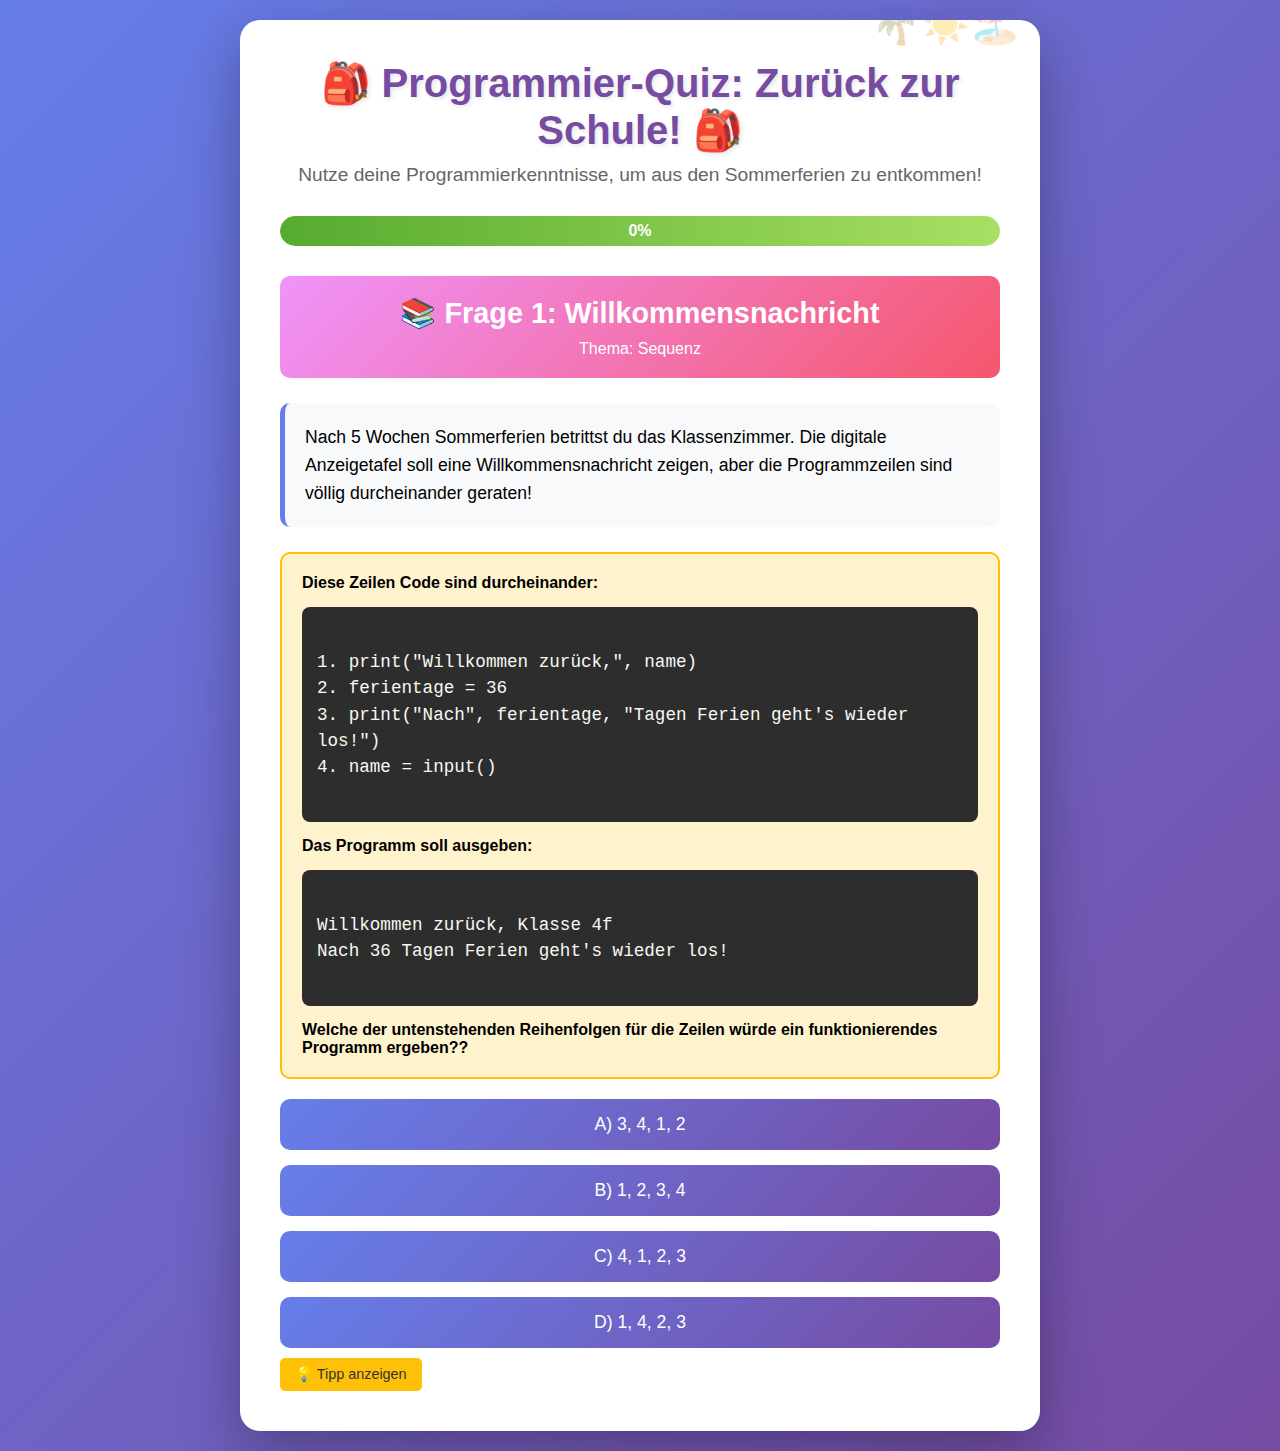
<file: escape-room-repetition-4f.html>
<!DOCTYPE html>
<html lang="de">
<head>
    <meta charset="UTF-8">
    <meta name="viewport" content="width=device-width, initial-scale=1.0">
    <title>Programmier-Quiz: Zurück zur Schule!</title>
    <style>
        * {
            margin: 0;
            padding: 0;
            box-sizing: border-box;
        }

        body {
            font-family: 'Comic Sans MS', cursive, sans-serif;
            background: linear-gradient(135deg, #667eea 0%, #764ba2 100%);
            min-height: 100vh;
            display: flex;
            justify-content: center;
            align-items: center;
            padding: 20px;
        }

        .container {
            background: white;
            border-radius: 20px;
            box-shadow: 0 20px 60px rgba(0,0,0,0.3);
            max-width: 800px;
            width: 100%;
            padding: 40px;
            position: relative;
            overflow: hidden;
        }

        .container::before {
            content: "🌴☀️🏖️";
            position: absolute;
            top: -20px;
            right: 20px;
            font-size: 40px;
            opacity: 0.3;
            animation: float 3s ease-in-out infinite;
        }

        @keyframes float {
            0%, 100% { transform: translateY(0); }
            50% { transform: translateY(-20px); }
        }

        h1 {
            color: #764ba2;
            text-align: center;
            margin-bottom: 10px;
            font-size: 2.5em;
            text-shadow: 2px 2px 4px rgba(0,0,0,0.1);
        }

        .subtitle {
            text-align: center;
            color: #666;
            margin-bottom: 30px;
            font-size: 1.2em;
        }

        .room {
            display: none;
            animation: fadeIn 0.5s;
        }

        .room.active {
            display: block;
        }

        @keyframes fadeIn {
            from { opacity: 0; transform: translateY(20px); }
            to { opacity: 1; transform: translateY(0); }
        }

        .room-header {
            background: linear-gradient(135deg, #f093fb 0%, #f5576c 100%);
            color: white;
            padding: 20px;
            border-radius: 10px;
            margin-bottom: 25px;
            text-align: center;
        }

        .room-header h2 {
            font-size: 1.8em;
            margin-bottom: 10px;
        }

        .story {
            background: #f8f9fa;
            padding: 20px;
            border-radius: 10px;
            margin-bottom: 25px;
            border-left: 5px solid #667eea;
            font-size: 1.1em;
            line-height: 1.6;
        }

        .question {
            background: #fff3cd;
            padding: 20px;
            border-radius: 10px;
            margin-bottom: 20px;
            border: 2px solid #ffc107;
        }

        .code-block {
            background: #2d2d2d;
            color: #f8f8f2;
            padding: 15px;
            border-radius: 8px;
            margin: 15px 0;
            font-family: 'Courier New', monospace;
            font-size: 1.1em;
            line-height: 1.5;
            overflow-x: auto;
            white-space: pre-wrap;
            word-wrap: break-word;
        }

        .options {
            display: grid;
            gap: 15px;
            margin-top: 20px;
        }

        .option-btn {
            background: linear-gradient(135deg, #667eea 0%, #764ba2 100%);
            color: white;
            border: none;
            padding: 15px 25px;
            border-radius: 10px;
            font-size: 1.1em;
            cursor: pointer;
            transition: all 0.3s;
            font-family: inherit;
        }

        .option-btn:hover {
            transform: translateY(-3px);
            box-shadow: 0 10px 20px rgba(0,0,0,0.2);
        }

        .input-group {
            margin-top: 20px;
        }

        input[type="text"], input[type="number"] {
            width: 100%;
            padding: 12px;
            border: 2px solid #667eea;
            border-radius: 8px;
            font-size: 1.1em;
            margin-bottom: 15px;
        }

        .submit-btn {
            background: linear-gradient(135deg, #56ab2f 0%, #a8e063 100%);
            color: white;
            border: none;
            padding: 15px 30px;
            border-radius: 10px;
            font-size: 1.2em;
            cursor: pointer;
            transition: all 0.3s;
            font-family: inherit;
            display: block;
            margin: 0 auto;
        }

        .submit-btn:hover {
            transform: scale(1.05);
            box-shadow: 0 10px 20px rgba(0,0,0,0.2);
        }

        .feedback {
            padding: 15px;
            border-radius: 10px;
            margin-top: 20px;
            text-align: center;
            font-size: 1.1em;
            display: none;
        }

        .feedback.correct {
            background: #d4edda;
            color: #155724;
            border: 2px solid #28a745;
            display: block;
        }

        .feedback.incorrect {
            background: #f8d7da;
            color: #721c24;
            border: 2px solid #dc3545;
            display: block;
        }

        .progress {
            background: #e9ecef;
            border-radius: 20px;
            height: 30px;
            margin-bottom: 30px;
            overflow: hidden;
        }

        .progress-bar {
            background: linear-gradient(90deg, #56ab2f 0%, #a8e063 100%);
            height: 100%;
            border-radius: 20px;
            transition: width 0.5s;
            display: flex;
            align-items: center;
            justify-content: center;
            color: white;
            font-weight: bold;
        }

        .final-screen {
            text-align: center;
            padding: 40px;
        }

        .final-screen h2 {
            color: #28a745;
            font-size: 2.5em;
            margin-bottom: 20px;
        }

        .trophy {
            font-size: 100px;
            animation: bounce 1s infinite;
        }

        @keyframes bounce {
            0%, 100% { transform: scale(1); }
            50% { transform: scale(1.2); }
        }

        .hint-btn {
            background: #ffc107;
            color: #333;
            border: none;
            padding: 8px 15px;
            border-radius: 5px;
            font-size: 0.9em;
            cursor: pointer;
            margin-top: 10px;
        }

        .hint {
            background: #fff3cd;
            padding: 10px;
            border-radius: 5px;
            margin-top: 10px;
            display: none;
            font-style: italic;
        }
    </style>
</head>
<body>
    <div class="container">
        <h1>🎒 Programmier-Quiz: Zurück zur Schule! 🎒</h1>
        <p class="subtitle">Nutze deine Programmierkenntnisse, um aus den Sommerferien zu entkommen!</p>
        
        <div class="progress">
            <div class="progress-bar" id="progressBar">0%</div>
        </div>

        <!-- Raum 1: Sequenz -->
        <div class="room active" id="room1">
            <div class="room-header">
                <h2>📚 Frage 1: Willkommensnachricht</h2>
                <p>Thema: Sequenz</p>
            </div>
            
            <div class="story">
                Nach 5 Wochen Sommerferien betrittst du das Klassenzimmer. Die digitale Anzeigetafel soll 
                eine Willkommensnachricht zeigen, aber die Programmzeilen sind völlig durcheinander geraten!
            </div>

            <div class="question">
                <p><strong>Diese Zeilen Code sind durcheinander:</strong></p>
                <div class="code-block">
1. print("Willkommen zurück,", name)
2. ferientage = 36
3. print("Nach", ferientage, "Tagen Ferien geht's wieder los!")
4. name = input()
                </div>
                <p><strong>Das Programm soll ausgeben:</strong></p>
                <div class="code-block">
Willkommen zurück, Klasse 4f
Nach 36 Tagen Ferien geht's wieder los!
                </div>
                <p><strong>Welche der untenstehenden Reihenfolgen für die Zeilen würde ein funktionierendes Programm ergeben??</strong></p>
            </div>

            <div class="options">
                <button class="option-btn" onclick="checkAnswer(1, 'A')">A) 3, 4, 1, 2</button>
                <button class="option-btn" onclick="checkAnswer(1, 'B')">B) 1, 2, 3, 4</button>
                <button class="option-btn" onclick="checkAnswer(1, 'C')">C) 4, 1, 2, 3</button>
                <button class="option-btn" onclick="checkAnswer(1, 'D')">D) 1, 4, 2, 3</button>
            </div>

            <button class="hint-btn" onclick="showHint(1)">💡 Tipp anzeigen</button>
            <div class="hint" id="hint1">
                Denk daran: Variablen müssen definiert werden, BEVOR sie verwendet werden! 
                Welche Variablen werden in den print-Befehlen benutzt?
            </div>

            <div class="feedback" id="feedback1"></div>
        </div>

        <!-- Raum 2: Variablen -->
        <div class="room" id="room2">
            <div class="room-header">
                <h2>🏖️ Frage 2: Die Urlaubskasse</h2>
                <p>Thema: Variablen</p>
            </div>
            
            <div class="story">
                Du hast in den Ferien fleissig Glacé verkauft! Jetzt musst du ausrechnen, wie viel Geld du 
                verdient hast. Aber Vorsicht - die Variablen haben sich verändert (und eine Variable wird nicht gebraucht)!
            </div>

            <div class="question">
                <p><strong>Dein Glacé Programm:</strong></p>
                <div class="code-block">
glace_preis = 2
anzahl_montag = 15
anzahl_dienstag = 20
anzahl_mittwoch = anzahl_montag + 5

# Am Donnerstag war es so heiss, dass du doppelt so viel 
# wie am Dienstag verkauft hast!
anzahl_donnerstag = anzahl_dienstag * 2

gesamt_verkauft = anzahl_montag + anzahl_dienstag + anzahl_mittwoch + anzahl_donnerstag
                </div>
                <p><strong>Wie viele Glacé hast du insgesamt verkauft?</strong></p>
            </div>

            <div class="input-group">
                <input type="number" id="room2Answer" placeholder="Gib die Anzahl ein...">
                <button class="submit-btn" onclick="checkAnswer(2, document.getElementById('room2Answer').value)">
                    Antwort prüfen
                </button>
            </div>

            <button class="hint-btn" onclick="showHint(2)">💡 Tipp anzeigen</button>
            <div class="hint" id="hint2">
                Arbeite Schritt für Schritt: Montag=15, Dienstag=20, Mittwoch=15+5=20, Donnerstag=20*2=40. 
                Jetzt alle zusammenzählen!
            </div>

            <div class="feedback" id="feedback2"></div>
        </div>

        <!-- Raum 3: Selektion (if-else) -->
        <div class="room" id="room3">
            <div class="room-header">
                <h2>☀️ Frage 3: Der Sonnencreme-Automat</h2>
                <p>Thema: Selektion (if-else)</p>
            </div>
            
            <div class="story">
                Der Schul-Sonnencreme-Automat (ja, den gibt's wirklich... in deiner Fantasie!) 
                muss entscheiden, welche Sonnencreme er ausgeben soll.
            </div>

            <div class="question">
                <p><strong>Der Code des Automaten:</strong></p>
                <div class="code-block">
temperatur = 28

if temperatur > 25:
    sonnencreme = "LSF 50"
else:
    sonnencreme = "LSF 30"

print(sonnencreme)
                </div>
                <p><strong>Was wird ausgegeben?</strong></p>
            </div>

            <div class="options">
                <button class="option-btn" onclick="checkAnswer(3, 'A')">A) LSF 30</button>
                <button class="option-btn" onclick="checkAnswer(3, 'B')">B) LSF 50</button>
                <button class="option-btn" onclick="checkAnswer(3, 'C')">C) Keine Ausgabe</button>
            </div>

            <button class="hint-btn" onclick="showHint(3)">💡 Tipp anzeigen</button>
            <div class="hint" id="hint3">
                Prüfe die Bedingungen der Reihe nach: Ist 28 > 25? JA! 
                Also...?
            </div>

            <div class="feedback" id="feedback3"></div>
        </div>

        <!-- Raum 4: Variablen und Sequenz -->
        <div class="room" id="room4">
            <div class="room-header">
                <h2>🎮 Frage 4: Das Ferienpunkte-System</h2>
                <p>Thema: Variablen und Sequenz</p>
            </div>
            
            <div class="story">
                Deine Eltern haben ein Punktesystem eingeführt: Für jede sinnvolle Aktivität in den 
                Ferien gab es Punkte. Mal sehen, wie viele Punkte du gesammelt hast mit 3 Tagen ohne Social Media, 2 gelesenen Büchern und 3 mal Sport!
            </div>

            <div class="question">
                <p><strong>Das Punkte-Programm:</strong></p>
                <div class="code-block">
punkte = 0
punkte = punkte + 10 * int(input())  # Ein Tag ohne Social Media
punkte = punkte + 15 * int(input())  # Bücher gelesen
punkte = punkte + 20 * int(input())  # Sport gemacht

# Bonus für extra Hilfe im Haushalt
bonus = 5
punkte = punkte + bonus
                </div>
                <p><strong>Wie viele Punkte hast du am Ende?</strong></p>
            </div>

            <div class="input-group">
                <input type="number" id="room4Answer" placeholder="Gib die Punktzahl ein...">
                <button class="submit-btn" onclick="checkAnswer(4, document.getElementById('room4Answer').value)">
                    Antwort prüfen
                </button>
            </div>

            <button class="hint-btn" onclick="showHint(4)">💡 Tipp anzeigen</button>
            <div class="hint" id="hint4">
                Folge der Sequenz: 0 + 3*10 = 30, dann + 2*15 = 60, .... 
            </div>

            <div class="feedback" id="feedback4"></div>
        </div>

        <!-- Raum 5: Komplexe Selektion -->
        <div class="room" id="room5">
            <div class="room-header">
                <h2>🚌 Frage 5: Der Schulbus-Check</h2>
                <p>Thema: Verschachtelte Selektion</p>
            </div>
            
            <div class="story">
                Der erste Schultag! Der digitale Schulbus-Assistent muss entscheiden, ob du 
                rechtzeitig zur Schule kommst.
            </div>

            <div class="question">
                <p><strong>Der Entscheidungs-Code:</strong></p>
                <div class="code-block">
uhrzeit = 7
wecker_geklingelt = True
fruehstueck_gegessen = False

if wecker_geklingelt:
    if uhrzeit < 8:
        if fruehstueck_gegessen:
            status = "Perfekt vorbereitet!"
        else:
            status = "Schnell noch was essen!"
    else:
        status = "Beeil dich!"
else:
    status = "VERSCHLAFEN!"

print(status)
                </div>
                <p><strong>Was wird ausgegeben?</strong></p>
            </div>

            <div class="options">
                <button class="option-btn" onclick="checkAnswer(5, 'A')">A) Perfekt vorbereitet!</button>
                <button class="option-btn" onclick="checkAnswer(5, 'B')">B) Schnell noch was essen!</button>
                <button class="option-btn" onclick="checkAnswer(5, 'C')">C) Beeil dich!</button>
                <button class="option-btn" onclick="checkAnswer(5, 'D')">D) VERSCHLAFEN!</button>
            </div>

            <button class="hint-btn" onclick="showHint(5)">💡 Tipp anzeigen</button>
            <div class="hint" id="hint5">
                Arbeite dich durch die if-Bedingungen: wecker_geklingelt = True ✓, 
                7 < 8 = True ✓, fruehstueck_gegessen = False ✗
            </div>

            <div class="feedback" id="feedback5"></div>
        </div>

        <!-- Erfolgsbildschirm -->
        <div class="room" id="finalRoom">
            <div class="final-screen">
                <div class="trophy">🏆</div>
                <h2>Geschafft!</h2>
                <p style="font-size: 1.3em; margin-top: 20px;">
                    Du hast alle Räume gemeistert und bist bereit für das neue Schuljahr! 
                </p>
                <p style="font-size: 1.1em; margin-top: 15px; color: #666;">
                    Deine Programmierkenntnisse sind wieder aufgefrischt. Die Sommerferien waren toll, 
                    aber jetzt wird's Zeit, wieder richtig durchzustarten! 💪
                </p>
                <div style="margin-top: 30px; padding: 20px; background: #f8f9fa; border-radius: 10px;">
                    <h3 style="color: #28a745;">Deine Leistung:</h3>
                    <p style="font-size: 1.2em; margin-top: 10px;">
                        ✅ Sequenzen gemeistert<br>
                        ✅ Variablen verstanden<br>
                        ✅ Selektionen durchschaut<br>
                        ✅ Bereit für neue Programmier-Abenteuer!
                    </p>
                </div>
            </div>
        </div>
    </div>

    <script>
        let currentRoom = 1;
        const totalRooms = 5;
        let roomsCompleted = 0;

        function updateProgress() {
            const percentage = (roomsCompleted / totalRooms) * 100;
            document.getElementById('progressBar').style.width = percentage + '%';
            document.getElementById('progressBar').textContent = Math.round(percentage) + '%';
        }

        function showHint(room) {
            document.getElementById('hint' + room).style.display = 'block';
        }

        function checkAnswer(room, answer) {
            let correct = false;
            let feedbackText = '';
            
            switch(room) {
                case 1:
                    if (answer === 'C') {
                        correct = true;
                        feedbackText = '🎉 Richtig! Erst die Variablen definieren, dann verwenden!';
                    } else {
                        feedbackText = '❌ Nicht ganz. Denk daran: Variablen müssen existieren, bevor du sie in print() verwendest!';
                    }
                    break;
                    
                case 2:
                    if (parseInt(answer) === 95) {
                        correct = true;
                        feedbackText = '🎉 Super! 15 + 20 + 20 + 40 = 95 Eis verkauft!';
                    } else {
                        feedbackText = '❌ Noch nicht richtig. Rechne nochmal nach: Mo(15) + Di(20) + Mi(20) + Do(40)';
                    }
                    break;
                    
                case 3:
                    if (answer === 'B') {
                        correct = true;
                        feedbackText = '🎉 Perfekt! Bei 28°C Haut gibt\'s LSF 50!';
                    } else {
                        feedbackText = '❌ Schau nochmal genau auf die Bedingungen!';
                    }
                    break;
                    
                case 4:
                    if (parseInt(answer) === 125) {
                        correct = true;
                        feedbackText = '🎉 Ausgezeichnet! (30+30+60+5) = 125 Punkte! Pizza ist gesichert! 🍕';
                    } else {
                        feedbackText = '❌ Fast! Denk dran: Alle Punkte addieren und mit dem entsprechenden Faktor multiplizieren!';
                    }
                    break;
                    
                case 5:
                    if (answer === 'B') {
                        correct = true;
                        feedbackText = '🎉 Genau richtig! Wecker hat geklingelt, es ist früh genug, aber kein Frühstück!';
                    } else {
                        feedbackText = '❌ Schau dir die Bedingungen nochmal genau an!';
                    }
                    break;
            }
            
            const feedbackEl = document.getElementById('feedback' + room);
            feedbackEl.className = correct ? 'feedback correct' : 'feedback incorrect';
            feedbackEl.textContent = feedbackText;
            feedbackEl.style.display = 'block';
            
            if (correct) {
                roomsCompleted++;
                updateProgress();
                
                setTimeout(() => {
                    if (room < totalRooms) {
                        nextRoom();
                    } else {
                        showFinalRoom();
                    }
                }, 2000);
            }
        }
        
        function nextRoom() {
            document.getElementById('room' + currentRoom).classList.remove('active');
            currentRoom++;
            document.getElementById('room' + currentRoom).classList.add('active');
        }
        
        function showFinalRoom() {
            document.getElementById('room' + currentRoom).classList.remove('active');
            document.getElementById('finalRoom').classList.add('active');
        }
    </script>
</body>
</html>
</file>
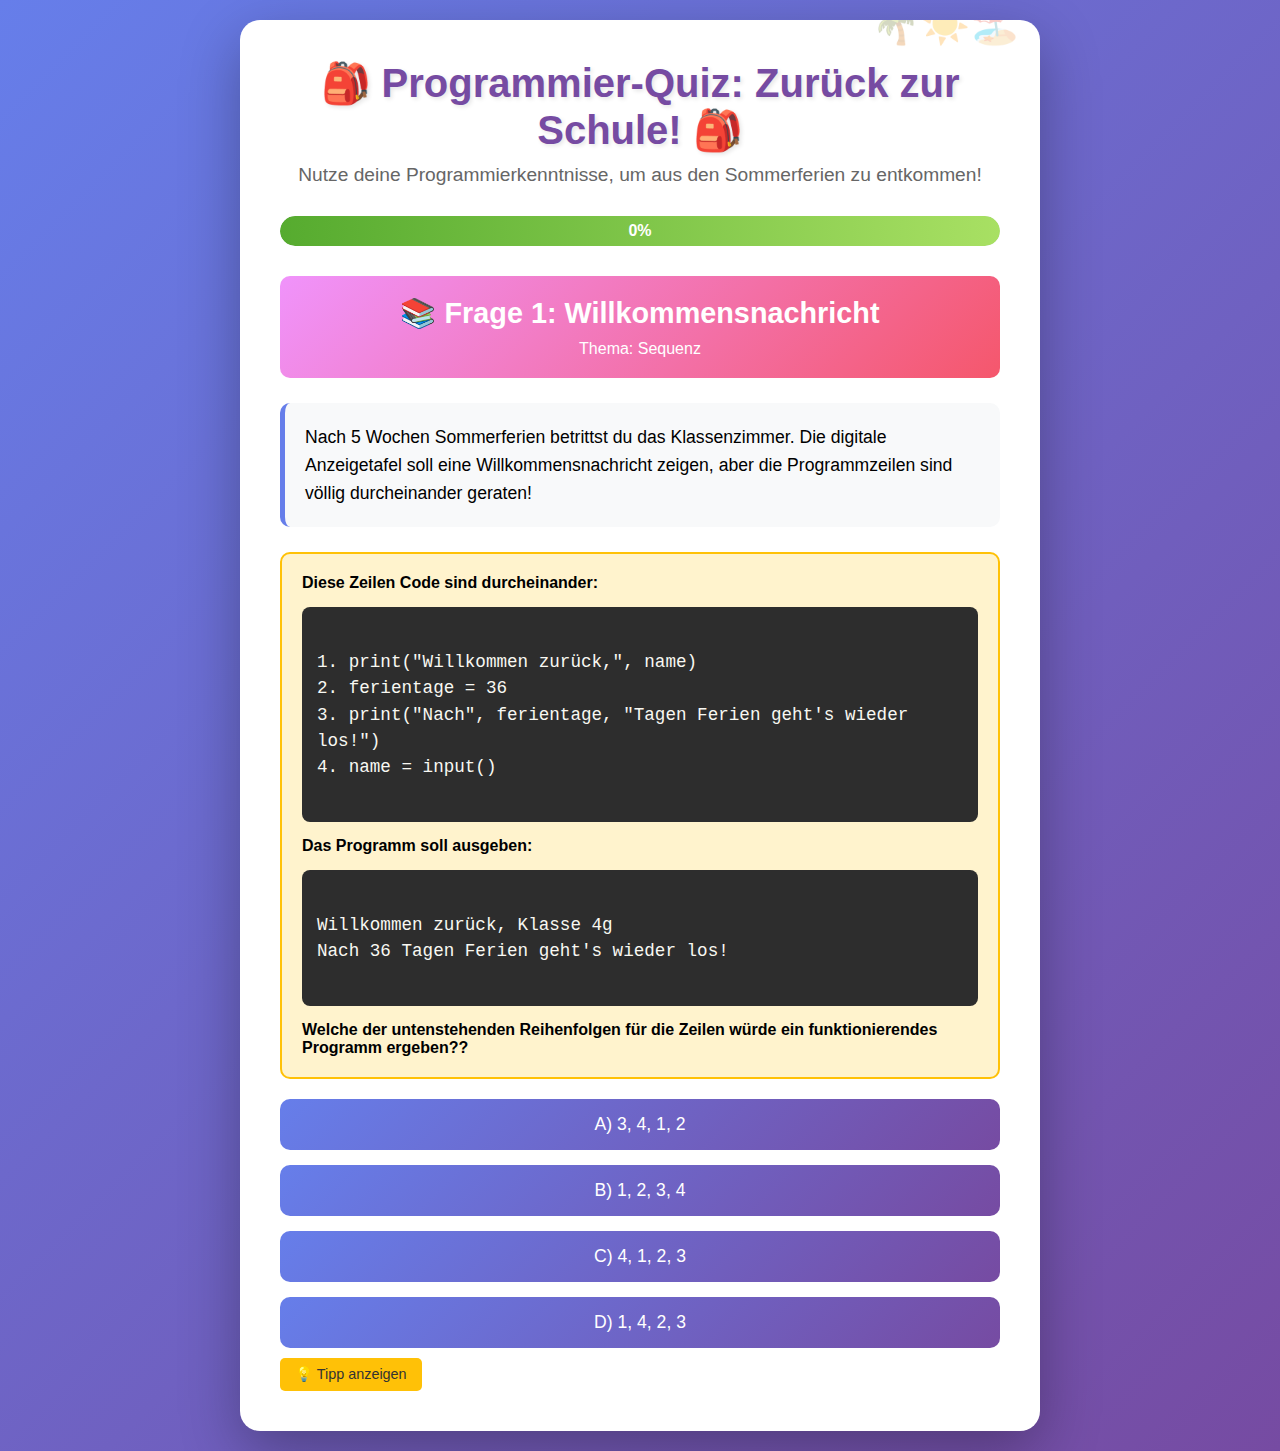
<file: escape-room-repetition-4g.html>
<!DOCTYPE html>
<html lang="de">
<head>
    <meta charset="UTF-8">
    <meta name="viewport" content="width=device-width, initial-scale=1.0">
    <title>Programmier-Quiz: Zurück zur Schule!</title>
    <style>
        * {
            margin: 0;
            padding: 0;
            box-sizing: border-box;
        }

        body {
            font-family: 'Comic Sans MS', cursive, sans-serif;
            background: linear-gradient(135deg, #667eea 0%, #764ba2 100%);
            min-height: 100vh;
            display: flex;
            justify-content: center;
            align-items: center;
            padding: 20px;
        }

        .container {
            background: white;
            border-radius: 20px;
            box-shadow: 0 20px 60px rgba(0,0,0,0.3);
            max-width: 800px;
            width: 100%;
            padding: 40px;
            position: relative;
            overflow: hidden;
        }

        .container::before {
            content: "🌴☀️🏖️";
            position: absolute;
            top: -20px;
            right: 20px;
            font-size: 40px;
            opacity: 0.3;
            animation: float 3s ease-in-out infinite;
        }

        @keyframes float {
            0%, 100% { transform: translateY(0); }
            50% { transform: translateY(-20px); }
        }

        h1 {
            color: #764ba2;
            text-align: center;
            margin-bottom: 10px;
            font-size: 2.5em;
            text-shadow: 2px 2px 4px rgba(0,0,0,0.1);
        }

        .subtitle {
            text-align: center;
            color: #666;
            margin-bottom: 30px;
            font-size: 1.2em;
        }

        .room {
            display: none;
            animation: fadeIn 0.5s;
        }

        .room.active {
            display: block;
        }

        @keyframes fadeIn {
            from { opacity: 0; transform: translateY(20px); }
            to { opacity: 1; transform: translateY(0); }
        }

        .room-header {
            background: linear-gradient(135deg, #f093fb 0%, #f5576c 100%);
            color: white;
            padding: 20px;
            border-radius: 10px;
            margin-bottom: 25px;
            text-align: center;
        }

        .room-header h2 {
            font-size: 1.8em;
            margin-bottom: 10px;
        }

        .story {
            background: #f8f9fa;
            padding: 20px;
            border-radius: 10px;
            margin-bottom: 25px;
            border-left: 5px solid #667eea;
            font-size: 1.1em;
            line-height: 1.6;
        }

        .question {
            background: #fff3cd;
            padding: 20px;
            border-radius: 10px;
            margin-bottom: 20px;
            border: 2px solid #ffc107;
        }

        .code-block {
            background: #2d2d2d;
            color: #f8f8f2;
            padding: 15px;
            border-radius: 8px;
            margin: 15px 0;
            font-family: 'Courier New', monospace;
            font-size: 1.1em;
            line-height: 1.5;
            overflow-x: auto;
            white-space: pre-wrap;
            word-wrap: break-word;
        }

        .options {
            display: grid;
            gap: 15px;
            margin-top: 20px;
        }

        .option-btn {
            background: linear-gradient(135deg, #667eea 0%, #764ba2 100%);
            color: white;
            border: none;
            padding: 15px 25px;
            border-radius: 10px;
            font-size: 1.1em;
            cursor: pointer;
            transition: all 0.3s;
            font-family: inherit;
        }

        .option-btn:hover {
            transform: translateY(-3px);
            box-shadow: 0 10px 20px rgba(0,0,0,0.2);
        }

        .input-group {
            margin-top: 20px;
        }

        input[type="text"], input[type="number"] {
            width: 100%;
            padding: 12px;
            border: 2px solid #667eea;
            border-radius: 8px;
            font-size: 1.1em;
            margin-bottom: 15px;
        }

        .submit-btn {
            background: linear-gradient(135deg, #56ab2f 0%, #a8e063 100%);
            color: white;
            border: none;
            padding: 15px 30px;
            border-radius: 10px;
            font-size: 1.2em;
            cursor: pointer;
            transition: all 0.3s;
            font-family: inherit;
            display: block;
            margin: 0 auto;
        }

        .submit-btn:hover {
            transform: scale(1.05);
            box-shadow: 0 10px 20px rgba(0,0,0,0.2);
        }

        .feedback {
            padding: 15px;
            border-radius: 10px;
            margin-top: 20px;
            text-align: center;
            font-size: 1.1em;
            display: none;
        }

        .feedback.correct {
            background: #d4edda;
            color: #155724;
            border: 2px solid #28a745;
            display: block;
        }

        .feedback.incorrect {
            background: #f8d7da;
            color: #721c24;
            border: 2px solid #dc3545;
            display: block;
        }

        .progress {
            background: #e9ecef;
            border-radius: 20px;
            height: 30px;
            margin-bottom: 30px;
            overflow: hidden;
        }

        .progress-bar {
            background: linear-gradient(90deg, #56ab2f 0%, #a8e063 100%);
            height: 100%;
            border-radius: 20px;
            transition: width 0.5s;
            display: flex;
            align-items: center;
            justify-content: center;
            color: white;
            font-weight: bold;
        }

        .final-screen {
            text-align: center;
            padding: 40px;
        }

        .final-screen h2 {
            color: #28a745;
            font-size: 2.5em;
            margin-bottom: 20px;
        }

        .trophy {
            font-size: 100px;
            animation: bounce 1s infinite;
        }

        @keyframes bounce {
            0%, 100% { transform: scale(1); }
            50% { transform: scale(1.2); }
        }

        .hint-btn {
            background: #ffc107;
            color: #333;
            border: none;
            padding: 8px 15px;
            border-radius: 5px;
            font-size: 0.9em;
            cursor: pointer;
            margin-top: 10px;
        }

        .hint {
            background: #fff3cd;
            padding: 10px;
            border-radius: 5px;
            margin-top: 10px;
            display: none;
            font-style: italic;
        }
    </style>
</head>
<body>
    <div class="container">
        <h1>🎒 Programmier-Quiz: Zurück zur Schule! 🎒</h1>
        <p class="subtitle">Nutze deine Programmierkenntnisse, um aus den Sommerferien zu entkommen!</p>
        
        <div class="progress">
            <div class="progress-bar" id="progressBar">0%</div>
        </div>

        <!-- Raum 1: Sequenz -->
        <div class="room active" id="room1">
            <div class="room-header">
                <h2>📚 Frage 1: Willkommensnachricht</h2>
                <p>Thema: Sequenz</p>
            </div>
            
            <div class="story">
                Nach 5 Wochen Sommerferien betrittst du das Klassenzimmer. Die digitale Anzeigetafel soll 
                eine Willkommensnachricht zeigen, aber die Programmzeilen sind völlig durcheinander geraten!
            </div>

            <div class="question">
                <p><strong>Diese Zeilen Code sind durcheinander:</strong></p>
                <div class="code-block">
1. print("Willkommen zurück,", name)
2. ferientage = 36
3. print("Nach", ferientage, "Tagen Ferien geht's wieder los!")
4. name = input()
                </div>
                <p><strong>Das Programm soll ausgeben:</strong></p>
                <div class="code-block">
Willkommen zurück, Klasse 4g
Nach 36 Tagen Ferien geht's wieder los!
                </div>
                <p><strong>Welche der untenstehenden Reihenfolgen für die Zeilen würde ein funktionierendes Programm ergeben??</strong></p>
            </div>

            <div class="options">
                <button class="option-btn" onclick="checkAnswer(1, 'A')">A) 3, 4, 1, 2</button>
                <button class="option-btn" onclick="checkAnswer(1, 'B')">B) 1, 2, 3, 4</button>
                <button class="option-btn" onclick="checkAnswer(1, 'C')">C) 4, 1, 2, 3</button>
                <button class="option-btn" onclick="checkAnswer(1, 'D')">D) 1, 4, 2, 3</button>
            </div>

            <button class="hint-btn" onclick="showHint(1)">💡 Tipp anzeigen</button>
            <div class="hint" id="hint1">
                Denk daran: Variablen müssen definiert werden, BEVOR sie verwendet werden! 
                Welche Variablen werden in den print-Befehlen benutzt?
            </div>

            <div class="feedback" id="feedback1"></div>
        </div>

        <!-- Raum 2: Variablen -->
        <div class="room" id="room2">
            <div class="room-header">
                <h2>🏖️ Frage 2: Die Urlaubskasse</h2>
                <p>Thema: Variablen</p>
            </div>
            
            <div class="story">
                Du hast in den Ferien fleissig Glacé verkauft! Jetzt musst du ausrechnen, wie viel Geld du 
                verdient hast. Aber Vorsicht - die Variablen haben sich verändert (und eine Variable wird nicht gebraucht)!
            </div>

            <div class="question">
                <p><strong>Dein Glacé Programm:</strong></p>
                <div class="code-block">
glace_preis = 2
anzahl_montag = 15
anzahl_dienstag = 20
anzahl_mittwoch = anzahl_montag + 5

# Am Donnerstag war es so heiss, dass du doppelt so viel 
# wie am Dienstag verkauft hast!
anzahl_donnerstag = anzahl_dienstag * 2

gesamt_verkauft = anzahl_montag + anzahl_dienstag + anzahl_mittwoch + anzahl_donnerstag
                </div>
                <p><strong>Wie viele Glacé hast du insgesamt verkauft?</strong></p>
            </div>

            <div class="input-group">
                <input type="number" id="room2Answer" placeholder="Gib die Anzahl ein...">
                <button class="submit-btn" onclick="checkAnswer(2, document.getElementById('room2Answer').value)">
                    Antwort prüfen
                </button>
            </div>

            <button class="hint-btn" onclick="showHint(2)">💡 Tipp anzeigen</button>
            <div class="hint" id="hint2">
                Arbeite Schritt für Schritt: Montag=15, Dienstag=20, Mittwoch=15+5=20, Donnerstag=20*2=40. 
                Jetzt alle zusammenzählen!
            </div>

            <div class="feedback" id="feedback2"></div>
        </div>

        <!-- Raum 3: Selektion (if-else) -->
        <div class="room" id="room3">
            <div class="room-header">
                <h2>☀️ Frage 3: Der Sonnencreme-Automat</h2>
                <p>Thema: Selektion (if-else)</p>
            </div>
            
            <div class="story">
                Der Schul-Sonnencreme-Automat (ja, den gibt's wirklich... in deiner Fantasie!) 
                muss entscheiden, welche Sonnencreme er ausgeben soll.
            </div>

            <div class="question">
                <p><strong>Der Code des Automaten:</strong></p>
                <div class="code-block">
temperatur = 28

if temperatur > 25:
    sonnencreme = "LSF 50"
else:
    sonnencreme = "LSF 30"

print(sonnencreme)
                </div>
                <p><strong>Was wird ausgegeben?</strong></p>
            </div>

            <div class="options">
                <button class="option-btn" onclick="checkAnswer(3, 'A')">A) LSF 30</button>
                <button class="option-btn" onclick="checkAnswer(3, 'B')">B) LSF 50</button>
                <button class="option-btn" onclick="checkAnswer(3, 'C')">C) Keine Ausgabe</button>
            </div>

            <button class="hint-btn" onclick="showHint(3)">💡 Tipp anzeigen</button>
            <div class="hint" id="hint3">
                Prüfe die Bedingungen der Reihe nach: Ist 28 > 25? JA! 
                Also...?
            </div>

            <div class="feedback" id="feedback3"></div>
        </div>

        <!-- Raum 4: Variablen und Sequenz -->
        <div class="room" id="room4">
            <div class="room-header">
                <h2>🎮 Frage 4: Das Ferienpunkte-System</h2>
                <p>Thema: Variablen und Sequenz</p>
            </div>
            
            <div class="story">
                Deine Eltern haben ein Punktesystem eingeführt: Für jede sinnvolle Aktivität in den 
                Ferien gab es Punkte. Mal sehen, wie viele Punkte du gesammelt hast mit 3 Tagen ohne Social Media, 2 gelesenen Büchern und 3 mal Sport!
            </div>

            <div class="question">
                <p><strong>Das Punkte-Programm:</strong></p>
                <div class="code-block">
punkte = 0
punkte = punkte + 10 * int(input())  # Ein Tag ohne Social Media
punkte = punkte + 15 * int(input())  # Bücher gelesen
punkte = punkte + 20 * int(input())  # Sport gemacht

# Bonus für extra Hilfe im Haushalt
bonus = 5
punkte = punkte + bonus
                </div>
                <p><strong>Wie viele Punkte hast du am Ende?</strong></p>
            </div>

            <div class="input-group">
                <input type="number" id="room4Answer" placeholder="Gib die Punktzahl ein...">
                <button class="submit-btn" onclick="checkAnswer(4, document.getElementById('room4Answer').value)">
                    Antwort prüfen
                </button>
            </div>

            <button class="hint-btn" onclick="showHint(4)">💡 Tipp anzeigen</button>
            <div class="hint" id="hint4">
                Folge der Sequenz: 0 + 3*10 = 30, dann + 2*15 = 60, .... 
            </div>

            <div class="feedback" id="feedback4"></div>
        </div>

        <!-- Raum 5: Komplexe Selektion -->
        <div class="room" id="room5">
            <div class="room-header">
                <h2>🚌 Frage 5: Der Schulbus-Check</h2>
                <p>Thema: Verschachtelte Selektion</p>
            </div>
            
            <div class="story">
                Der erste Schultag! Der digitale Schulbus-Assistent muss entscheiden, ob du 
                rechtzeitig zur Schule kommst.
            </div>

            <div class="question">
                <p><strong>Der Entscheidungs-Code:</strong></p>
                <div class="code-block">
uhrzeit = 7
wecker_geklingelt = True
fruehstueck_gegessen = False

if wecker_geklingelt:
    if uhrzeit < 8:
        if fruehstueck_gegessen:
            status = "Perfekt vorbereitet!"
        else:
            status = "Schnell noch was essen!"
    else:
        status = "Beeil dich!"
else:
    status = "VERSCHLAFEN!"

print(status)
                </div>
                <p><strong>Was wird ausgegeben?</strong></p>
            </div>

            <div class="options">
                <button class="option-btn" onclick="checkAnswer(5, 'A')">A) Perfekt vorbereitet!</button>
                <button class="option-btn" onclick="checkAnswer(5, 'B')">B) Schnell noch was essen!</button>
                <button class="option-btn" onclick="checkAnswer(5, 'C')">C) Beeil dich!</button>
                <button class="option-btn" onclick="checkAnswer(5, 'D')">D) VERSCHLAFEN!</button>
            </div>

            <button class="hint-btn" onclick="showHint(5)">💡 Tipp anzeigen</button>
            <div class="hint" id="hint5">
                Arbeite dich durch die if-Bedingungen: wecker_geklingelt = True ✓, 
                7 < 8 = True ✓, fruehstueck_gegessen = False ✗
            </div>

            <div class="feedback" id="feedback5"></div>
        </div>

        <!-- Erfolgsbildschirm -->
        <div class="room" id="finalRoom">
            <div class="final-screen">
                <div class="trophy">🏆</div>
                <h2>Geschafft!</h2>
                <p style="font-size: 1.3em; margin-top: 20px;">
                    Du hast alle Räume gemeistert und bist bereit für das neue Schuljahr! 
                </p>
                <p style="font-size: 1.1em; margin-top: 15px; color: #666;">
                    Deine Programmierkenntnisse sind wieder aufgefrischt. Die Sommerferien waren toll, 
                    aber jetzt wird's Zeit, wieder richtig durchzustarten! 💪
                </p>
                <div style="margin-top: 30px; padding: 20px; background: #f8f9fa; border-radius: 10px;">
                    <h3 style="color: #28a745;">Deine Leistung:</h3>
                    <p style="font-size: 1.2em; margin-top: 10px;">
                        ✅ Sequenzen gemeistert<br>
                        ✅ Variablen verstanden<br>
                        ✅ Selektionen durchschaut<br>
                        ✅ Bereit für neue Programmier-Abenteuer!
                    </p>
                </div>
            </div>
        </div>
    </div>

    <script>
        let currentRoom = 1;
        const totalRooms = 5;
        let roomsCompleted = 0;

        function updateProgress() {
            const percentage = (roomsCompleted / totalRooms) * 100;
            document.getElementById('progressBar').style.width = percentage + '%';
            document.getElementById('progressBar').textContent = Math.round(percentage) + '%';
        }

        function showHint(room) {
            document.getElementById('hint' + room).style.display = 'block';
        }

        function checkAnswer(room, answer) {
            let correct = false;
            let feedbackText = '';
            
            switch(room) {
                case 1:
                    if (answer === 'C') {
                        correct = true;
                        feedbackText = '🎉 Richtig! Erst die Variablen definieren, dann verwenden!';
                    } else {
                        feedbackText = '❌ Nicht ganz. Denk daran: Variablen müssen existieren, bevor du sie in print() verwendest!';
                    }
                    break;
                    
                case 2:
                    if (parseInt(answer) === 95) {
                        correct = true;
                        feedbackText = '🎉 Super! 15 + 20 + 20 + 40 = 95 Eis verkauft!';
                    } else {
                        feedbackText = '❌ Noch nicht richtig. Rechne nochmal nach: Mo(15) + Di(20) + Mi(20) + Do(40)';
                    }
                    break;
                    
                case 3:
                    if (answer === 'B') {
                        correct = true;
                        feedbackText = '🎉 Perfekt! Bei 28°C Haut gibt\'s LSF 50!';
                    } else {
                        feedbackText = '❌ Schau nochmal genau auf die Bedingungen!';
                    }
                    break;
                    
                case 4:
                    if (parseInt(answer) === 125) {
                        correct = true;
                        feedbackText = '🎉 Ausgezeichnet! (30+30+60+5) = 125 Punkte! Pizza ist gesichert! 🍕';
                    } else {
                        feedbackText = '❌ Fast! Denk dran: Alle Punkte addieren und mit dem entsprechenden Faktor multiplizieren!';
                    }
                    break;
                    
                case 5:
                    if (answer === 'B') {
                        correct = true;
                        feedbackText = '🎉 Genau richtig! Wecker hat geklingelt, es ist früh genug, aber kein Frühstück!';
                    } else {
                        feedbackText = '❌ Schau dir die Bedingungen nochmal genau an!';
                    }
                    break;
            }
            
            const feedbackEl = document.getElementById('feedback' + room);
            feedbackEl.className = correct ? 'feedback correct' : 'feedback incorrect';
            feedbackEl.textContent = feedbackText;
            feedbackEl.style.display = 'block';
            
            if (correct) {
                roomsCompleted++;
                updateProgress();
                
                setTimeout(() => {
                    if (room < totalRooms) {
                        nextRoom();
                    } else {
                        showFinalRoom();
                    }
                }, 2000);
            }
        }
        
        function nextRoom() {
            document.getElementById('room' + currentRoom).classList.remove('active');
            currentRoom++;
            document.getElementById('room' + currentRoom).classList.add('active');
        }
        
        function showFinalRoom() {
            document.getElementById('room' + currentRoom).classList.remove('active');
            document.getElementById('finalRoom').classList.add('active');
        }
    </script>
</body>
</html>
</file>
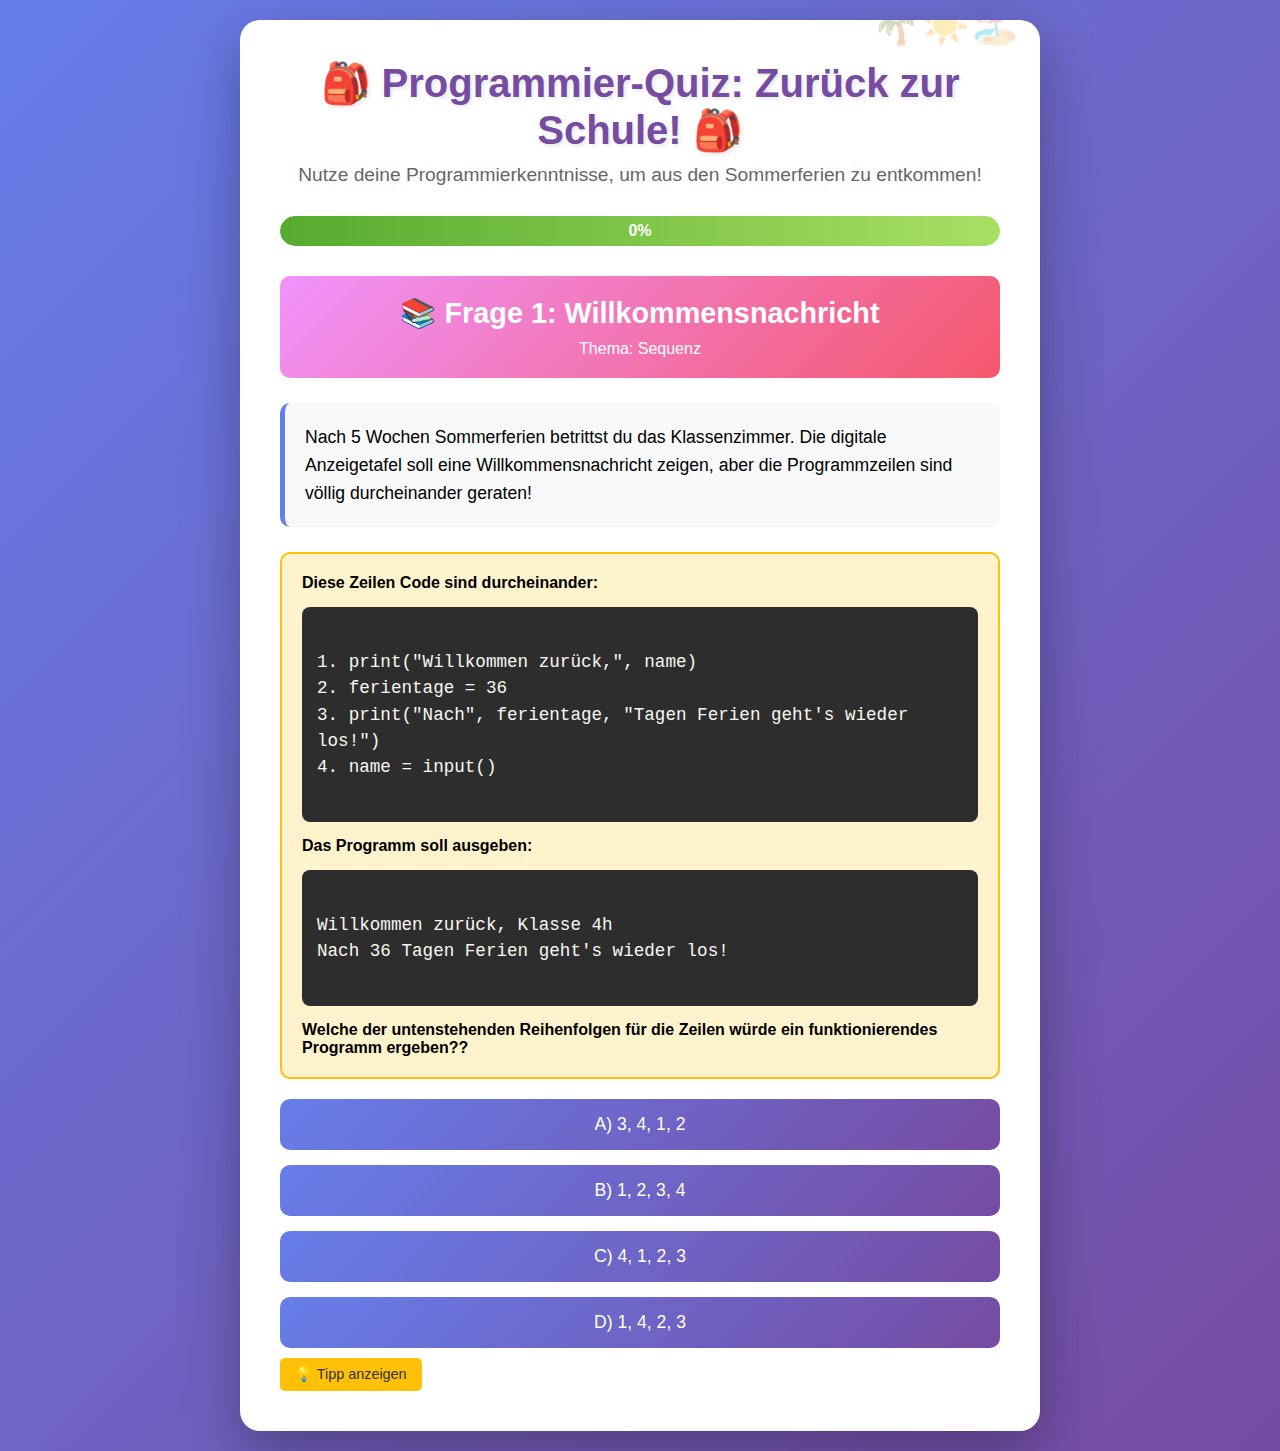
<file: escape-room-repetition-4h.html>
<!DOCTYPE html>
<html lang="de">
<head>
    <meta charset="UTF-8">
    <meta name="viewport" content="width=device-width, initial-scale=1.0">
    <title>Programmier-Quiz: Zurück zur Schule!</title>
    <style>
        * {
            margin: 0;
            padding: 0;
            box-sizing: border-box;
        }

        body {
            font-family: 'Comic Sans MS', cursive, sans-serif;
            background: linear-gradient(135deg, #667eea 0%, #764ba2 100%);
            min-height: 100vh;
            display: flex;
            justify-content: center;
            align-items: center;
            padding: 20px;
        }

        .container {
            background: white;
            border-radius: 20px;
            box-shadow: 0 20px 60px rgba(0,0,0,0.3);
            max-width: 800px;
            width: 100%;
            padding: 40px;
            position: relative;
            overflow: hidden;
        }

        .container::before {
            content: "🌴☀️🏖️";
            position: absolute;
            top: -20px;
            right: 20px;
            font-size: 40px;
            opacity: 0.3;
            animation: float 3s ease-in-out infinite;
        }

        @keyframes float {
            0%, 100% { transform: translateY(0); }
            50% { transform: translateY(-20px); }
        }

        h1 {
            color: #764ba2;
            text-align: center;
            margin-bottom: 10px;
            font-size: 2.5em;
            text-shadow: 2px 2px 4px rgba(0,0,0,0.1);
        }

        .subtitle {
            text-align: center;
            color: #666;
            margin-bottom: 30px;
            font-size: 1.2em;
        }

        .room {
            display: none;
            animation: fadeIn 0.5s;
        }

        .room.active {
            display: block;
        }

        @keyframes fadeIn {
            from { opacity: 0; transform: translateY(20px); }
            to { opacity: 1; transform: translateY(0); }
        }

        .room-header {
            background: linear-gradient(135deg, #f093fb 0%, #f5576c 100%);
            color: white;
            padding: 20px;
            border-radius: 10px;
            margin-bottom: 25px;
            text-align: center;
        }

        .room-header h2 {
            font-size: 1.8em;
            margin-bottom: 10px;
        }

        .story {
            background: #f8f9fa;
            padding: 20px;
            border-radius: 10px;
            margin-bottom: 25px;
            border-left: 5px solid #667eea;
            font-size: 1.1em;
            line-height: 1.6;
        }

        .question {
            background: #fff3cd;
            padding: 20px;
            border-radius: 10px;
            margin-bottom: 20px;
            border: 2px solid #ffc107;
        }

        .code-block {
            background: #2d2d2d;
            color: #f8f8f2;
            padding: 15px;
            border-radius: 8px;
            margin: 15px 0;
            font-family: 'Courier New', monospace;
            font-size: 1.1em;
            line-height: 1.5;
            overflow-x: auto;
            white-space: pre-wrap;
            word-wrap: break-word;
        }

        .options {
            display: grid;
            gap: 15px;
            margin-top: 20px;
        }

        .option-btn {
            background: linear-gradient(135deg, #667eea 0%, #764ba2 100%);
            color: white;
            border: none;
            padding: 15px 25px;
            border-radius: 10px;
            font-size: 1.1em;
            cursor: pointer;
            transition: all 0.3s;
            font-family: inherit;
        }

        .option-btn:hover {
            transform: translateY(-3px);
            box-shadow: 0 10px 20px rgba(0,0,0,0.2);
        }

        .input-group {
            margin-top: 20px;
        }

        input[type="text"], input[type="number"] {
            width: 100%;
            padding: 12px;
            border: 2px solid #667eea;
            border-radius: 8px;
            font-size: 1.1em;
            margin-bottom: 15px;
        }

        .submit-btn {
            background: linear-gradient(135deg, #56ab2f 0%, #a8e063 100%);
            color: white;
            border: none;
            padding: 15px 30px;
            border-radius: 10px;
            font-size: 1.2em;
            cursor: pointer;
            transition: all 0.3s;
            font-family: inherit;
            display: block;
            margin: 0 auto;
        }

        .submit-btn:hover {
            transform: scale(1.05);
            box-shadow: 0 10px 20px rgba(0,0,0,0.2);
        }

        .feedback {
            padding: 15px;
            border-radius: 10px;
            margin-top: 20px;
            text-align: center;
            font-size: 1.1em;
            display: none;
        }

        .feedback.correct {
            background: #d4edda;
            color: #155724;
            border: 2px solid #28a745;
            display: block;
        }

        .feedback.incorrect {
            background: #f8d7da;
            color: #721c24;
            border: 2px solid #dc3545;
            display: block;
        }

        .progress {
            background: #e9ecef;
            border-radius: 20px;
            height: 30px;
            margin-bottom: 30px;
            overflow: hidden;
        }

        .progress-bar {
            background: linear-gradient(90deg, #56ab2f 0%, #a8e063 100%);
            height: 100%;
            border-radius: 20px;
            transition: width 0.5s;
            display: flex;
            align-items: center;
            justify-content: center;
            color: white;
            font-weight: bold;
        }

        .final-screen {
            text-align: center;
            padding: 40px;
        }

        .final-screen h2 {
            color: #28a745;
            font-size: 2.5em;
            margin-bottom: 20px;
        }

        .trophy {
            font-size: 100px;
            animation: bounce 1s infinite;
        }

        @keyframes bounce {
            0%, 100% { transform: scale(1); }
            50% { transform: scale(1.2); }
        }

        .hint-btn {
            background: #ffc107;
            color: #333;
            border: none;
            padding: 8px 15px;
            border-radius: 5px;
            font-size: 0.9em;
            cursor: pointer;
            margin-top: 10px;
        }

        .hint {
            background: #fff3cd;
            padding: 10px;
            border-radius: 5px;
            margin-top: 10px;
            display: none;
            font-style: italic;
        }
    </style>
</head>
<body>
    <div class="container">
        <h1>🎒 Programmier-Quiz: Zurück zur Schule! 🎒</h1>
        <p class="subtitle">Nutze deine Programmierkenntnisse, um aus den Sommerferien zu entkommen!</p>
        
        <div class="progress">
            <div class="progress-bar" id="progressBar">0%</div>
        </div>

        <!-- Raum 1: Sequenz -->
        <div class="room active" id="room1">
            <div class="room-header">
                <h2>📚 Frage 1: Willkommensnachricht</h2>
                <p>Thema: Sequenz</p>
            </div>
            
            <div class="story">
                Nach 5 Wochen Sommerferien betrittst du das Klassenzimmer. Die digitale Anzeigetafel soll 
                eine Willkommensnachricht zeigen, aber die Programmzeilen sind völlig durcheinander geraten!
            </div>

            <div class="question">
                <p><strong>Diese Zeilen Code sind durcheinander:</strong></p>
                <div class="code-block">
1. print("Willkommen zurück,", name)
2. ferientage = 36
3. print("Nach", ferientage, "Tagen Ferien geht's wieder los!")
4. name = input()
                </div>
                <p><strong>Das Programm soll ausgeben:</strong></p>
                <div class="code-block">
Willkommen zurück, Klasse 4h
Nach 36 Tagen Ferien geht's wieder los!
                </div>
                <p><strong>Welche der untenstehenden Reihenfolgen für die Zeilen würde ein funktionierendes Programm ergeben??</strong></p>
            </div>

            <div class="options">
                <button class="option-btn" onclick="checkAnswer(1, 'A')">A) 3, 4, 1, 2</button>
                <button class="option-btn" onclick="checkAnswer(1, 'B')">B) 1, 2, 3, 4</button>
                <button class="option-btn" onclick="checkAnswer(1, 'C')">C) 4, 1, 2, 3</button>
                <button class="option-btn" onclick="checkAnswer(1, 'D')">D) 1, 4, 2, 3</button>
            </div>

            <button class="hint-btn" onclick="showHint(1)">💡 Tipp anzeigen</button>
            <div class="hint" id="hint1">
                Denk daran: Variablen müssen definiert werden, BEVOR sie verwendet werden! 
                Welche Variablen werden in den print-Befehlen benutzt?
            </div>

            <div class="feedback" id="feedback1"></div>
        </div>

        <!-- Raum 2: Variablen -->
        <div class="room" id="room2">
            <div class="room-header">
                <h2>🏖️ Frage 2: Die Urlaubskasse</h2>
                <p>Thema: Variablen</p>
            </div>
            
            <div class="story">
                Du hast in den Ferien fleissig Glacé verkauft! Jetzt musst du ausrechnen, wie viel Geld du 
                verdient hast. Aber Vorsicht - die Variablen haben sich verändert (und eine Variable wird nicht gebraucht)!
            </div>

            <div class="question">
                <p><strong>Dein Glacé Programm:</strong></p>
                <div class="code-block">
glace_preis = 2
anzahl_montag = 15
anzahl_dienstag = 20
anzahl_mittwoch = anzahl_montag + 5

# Am Donnerstag war es so heiss, dass du doppelt so viel 
# wie am Dienstag verkauft hast!
anzahl_donnerstag = anzahl_dienstag * 2

gesamt_verkauft = anzahl_montag + anzahl_dienstag + anzahl_mittwoch + anzahl_donnerstag
                </div>
                <p><strong>Wie viele Glacé hast du insgesamt verkauft?</strong></p>
            </div>

            <div class="input-group">
                <input type="number" id="room2Answer" placeholder="Gib die Anzahl ein...">
                <button class="submit-btn" onclick="checkAnswer(2, document.getElementById('room2Answer').value)">
                    Antwort prüfen
                </button>
            </div>

            <button class="hint-btn" onclick="showHint(2)">💡 Tipp anzeigen</button>
            <div class="hint" id="hint2">
                Arbeite Schritt für Schritt: Montag=15, Dienstag=20, Mittwoch=15+5=20, Donnerstag=20*2=40. 
                Jetzt alle zusammenzählen!
            </div>

            <div class="feedback" id="feedback2"></div>
        </div>

        <!-- Raum 3: Selektion (if-else) -->
        <div class="room" id="room3">
            <div class="room-header">
                <h2>☀️ Frage 3: Der Sonnencreme-Automat</h2>
                <p>Thema: Selektion (if-else)</p>
            </div>
            
            <div class="story">
                Der Schul-Sonnencreme-Automat (ja, den gibt's wirklich... in deiner Fantasie!) 
                muss entscheiden, welche Sonnencreme er ausgeben soll.
            </div>

            <div class="question">
                <p><strong>Der Code des Automaten:</strong></p>
                <div class="code-block">
temperatur = 28

if temperatur > 25:
    sonnencreme = "LSF 50"
else:
    sonnencreme = "LSF 30"

print(sonnencreme)
                </div>
                <p><strong>Was wird ausgegeben?</strong></p>
            </div>

            <div class="options">
                <button class="option-btn" onclick="checkAnswer(3, 'A')">A) LSF 30</button>
                <button class="option-btn" onclick="checkAnswer(3, 'B')">B) LSF 50</button>
                <button class="option-btn" onclick="checkAnswer(3, 'C')">C) Keine Ausgabe</button>
            </div>

            <button class="hint-btn" onclick="showHint(3)">💡 Tipp anzeigen</button>
            <div class="hint" id="hint3">
                Prüfe die Bedingungen der Reihe nach: Ist 28 > 25? JA! 
                Also...?
            </div>

            <div class="feedback" id="feedback3"></div>
        </div>

        <!-- Raum 4: Variablen und Sequenz -->
        <div class="room" id="room4">
            <div class="room-header">
                <h2>🎮 Frage 4: Das Ferienpunkte-System</h2>
                <p>Thema: Variablen und Sequenz</p>
            </div>
            
            <div class="story">
                Deine Eltern haben ein Punktesystem eingeführt: Für jede sinnvolle Aktivität in den 
                Ferien gab es Punkte. Mal sehen, wie viele Punkte du gesammelt hast mit 3 Tagen ohne Social Media, 2 gelesenen Büchern und 3 mal Sport! (Die 5 Bonuspunkte gibt es immer gratis obendrauf :-))
            </div>

            <div class="question">
                <p><strong>Das Punkte-Programm:</strong></p>
                <div class="code-block">
punkte = 0
punkte = punkte + 10 * int(input())  # Ein Tag ohne Social Media
punkte = punkte + 15 * int(input())  # Bücher gelesen
punkte = punkte + 20 * int(input())  # Sport gemacht

# Bonus für extra Hilfe im Haushalt
bonus = 5
punkte = punkte + bonus
                </div>
                <p><strong>Wie viele Punkte hast du am Ende?</strong></p>
            </div>

            <div class="input-group">
                <input type="number" id="room4Answer" placeholder="Gib die Punktzahl ein...">
                <button class="submit-btn" onclick="checkAnswer(4, document.getElementById('room4Answer').value)">
                    Antwort prüfen
                </button>
            </div>

            <button class="hint-btn" onclick="showHint(4)">💡 Tipp anzeigen</button>
            <div class="hint" id="hint4">
                Folge der Sequenz: 0 + 3*10 = 30, dann + 2*15 = 60, .... 
            </div>

            <div class="feedback" id="feedback4"></div>
        </div>

        <!-- Raum 5: Komplexe Selektion -->
        <div class="room" id="room5">
            <div class="room-header">
                <h2>🚌 Frage 5: Der Schulbus-Check</h2>
                <p>Thema: Verschachtelte Selektion</p>
            </div>
            
            <div class="story">
                Der erste Schultag! Der digitale Schulbus-Assistent muss entscheiden, ob du 
                rechtzeitig zur Schule kommst.
            </div>

            <div class="question">
                <p><strong>Der Entscheidungs-Code:</strong></p>
                <div class="code-block">
uhrzeit = 7
wecker_geklingelt = True
fruehstueck_gegessen = False

if wecker_geklingelt:
    if uhrzeit < 8:
        if fruehstueck_gegessen:
            status = "Perfekt vorbereitet!"
        else:
            status = "Schnell noch was essen!"
    else:
        status = "Beeil dich!"
else:
    status = "VERSCHLAFEN!"

print(status)
                </div>
                <p><strong>Was wird ausgegeben?</strong></p>
            </div>

            <div class="options">
                <button class="option-btn" onclick="checkAnswer(5, 'A')">A) Perfekt vorbereitet!</button>
                <button class="option-btn" onclick="checkAnswer(5, 'B')">B) Schnell noch was essen!</button>
                <button class="option-btn" onclick="checkAnswer(5, 'C')">C) Beeil dich!</button>
                <button class="option-btn" onclick="checkAnswer(5, 'D')">D) VERSCHLAFEN!</button>
            </div>

            <button class="hint-btn" onclick="showHint(5)">💡 Tipp anzeigen</button>
            <div class="hint" id="hint5">
                Arbeite dich durch die if-Bedingungen: wecker_geklingelt = True ✓, 
                7 < 8 = True ✓, fruehstueck_gegessen = False ✗
            </div>

            <div class="feedback" id="feedback5"></div>
        </div>

        <!-- Erfolgsbildschirm -->
        <div class="room" id="finalRoom">
            <div class="final-screen">
                <div class="trophy">🏆</div>
                <h2>Geschafft!</h2>
                <p style="font-size: 1.3em; margin-top: 20px;">
                    Du hast alle Räume gemeistert und bist bereit für das neue Schuljahr! 
                </p>
                <p style="font-size: 1.1em; margin-top: 15px; color: #666;">
                    Deine Programmierkenntnisse sind wieder aufgefrischt. Die Sommerferien waren toll, 
                    aber jetzt wird's Zeit, wieder richtig durchzustarten! 💪
                </p>
                <div style="margin-top: 30px; padding: 20px; background: #f8f9fa; border-radius: 10px;">
                    <h3 style="color: #28a745;">Deine Leistung:</h3>
                    <p style="font-size: 1.2em; margin-top: 10px;">
                        ✅ Sequenzen gemeistert<br>
                        ✅ Variablen verstanden<br>
                        ✅ Selektionen durchschaut<br>
                        ✅ Bereit für neue Programmier-Abenteuer!
                    </p>
                </div>
            </div>
        </div>
    </div>

    <script>
        let currentRoom = 1;
        const totalRooms = 5;
        let roomsCompleted = 0;

        function updateProgress() {
            const percentage = (roomsCompleted / totalRooms) * 100;
            document.getElementById('progressBar').style.width = percentage + '%';
            document.getElementById('progressBar').textContent = Math.round(percentage) + '%';
        }

        function showHint(room) {
            document.getElementById('hint' + room).style.display = 'block';
        }

        function checkAnswer(room, answer) {
            let correct = false;
            let feedbackText = '';
            
            switch(room) {
                case 1:
                    if (answer === 'C') {
                        correct = true;
                        feedbackText = '🎉 Richtig! Erst die Variablen definieren, dann verwenden!';
                    } else {
                        feedbackText = '❌ Nicht ganz. Denk daran: Variablen müssen existieren, bevor du sie in print() verwendest!';
                    }
                    break;
                    
                case 2:
                    if (parseInt(answer) === 95) {
                        correct = true;
                        feedbackText = '🎉 Super! 15 + 20 + 20 + 40 = 95 Eis verkauft!';
                    } else {
                        feedbackText = '❌ Noch nicht richtig. Rechne nochmal nach: Mo(15) + Di(20) + Mi(20) + Do(40)';
                    }
                    break;
                    
                case 3:
                    if (answer === 'B') {
                        correct = true;
                        feedbackText = '🎉 Perfekt! Bei 28°C Haut gibt\'s LSF 50!';
                    } else {
                        feedbackText = '❌ Schau nochmal genau auf die Bedingungen!';
                    }
                    break;
                    
                case 4:
                    if (parseInt(answer) === 125) {
                        correct = true;
                        feedbackText = '🎉 Ausgezeichnet! (30+30+60+5) = 125 Punkte! Pizza ist gesichert! 🍕';
                    } else {
                        feedbackText = '❌ Fast! Denk dran: Alle Punkte addieren und mit dem entsprechenden Faktor multiplizieren!';
                    }
                    break;
                    
                case 5:
                    if (answer === 'B') {
                        correct = true;
                        feedbackText = '🎉 Genau richtig! Wecker hat geklingelt, es ist früh genug, aber kein Frühstück!';
                    } else {
                        feedbackText = '❌ Schau dir die Bedingungen nochmal genau an!';
                    }
                    break;
            }
            
            const feedbackEl = document.getElementById('feedback' + room);
            feedbackEl.className = correct ? 'feedback correct' : 'feedback incorrect';
            feedbackEl.textContent = feedbackText;
            feedbackEl.style.display = 'block';
            
            if (correct) {
                roomsCompleted++;
                updateProgress();
                
                setTimeout(() => {
                    if (room < totalRooms) {
                        nextRoom();
                    } else {
                        showFinalRoom();
                    }
                }, 2000);
            }
        }
        
        function nextRoom() {
            document.getElementById('room' + currentRoom).classList.remove('active');
            currentRoom++;
            document.getElementById('room' + currentRoom).classList.add('active');
        }
        
        function showFinalRoom() {
            document.getElementById('room' + currentRoom).classList.remove('active');
            document.getElementById('finalRoom').classList.add('active');
        }
    </script>
</body>
</html>
</file>
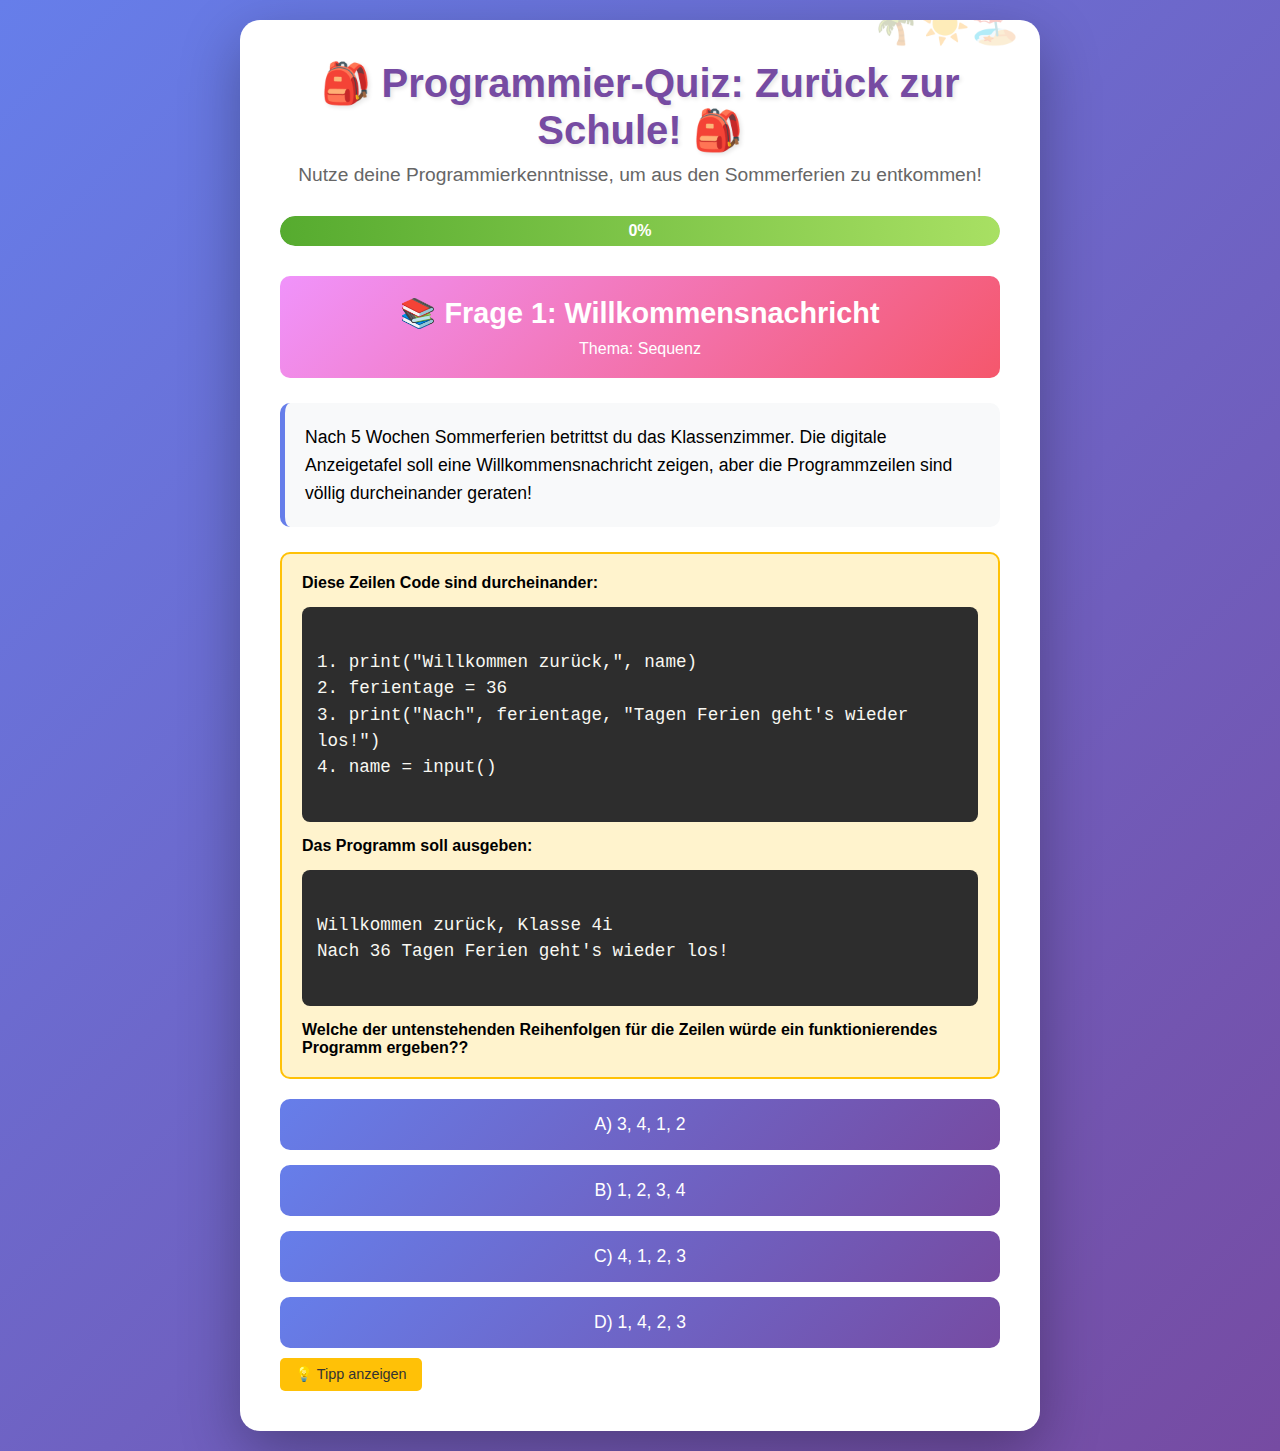
<file: escape-room-repetition-4i.html>
<!DOCTYPE html>
<html lang="de">
<head>
    <meta charset="UTF-8">
    <meta name="viewport" content="width=device-width, initial-scale=1.0">
    <title>Programmier-Quiz: Zurück zur Schule!</title>
    <style>
        * {
            margin: 0;
            padding: 0;
            box-sizing: border-box;
        }

        body {
            font-family: 'Comic Sans MS', cursive, sans-serif;
            background: linear-gradient(135deg, #667eea 0%, #764ba2 100%);
            min-height: 100vh;
            display: flex;
            justify-content: center;
            align-items: center;
            padding: 20px;
        }

        .container {
            background: white;
            border-radius: 20px;
            box-shadow: 0 20px 60px rgba(0,0,0,0.3);
            max-width: 800px;
            width: 100%;
            padding: 40px;
            position: relative;
            overflow: hidden;
        }

        .container::before {
            content: "🌴☀️🏖️";
            position: absolute;
            top: -20px;
            right: 20px;
            font-size: 40px;
            opacity: 0.3;
            animation: float 3s ease-in-out infinite;
        }

        @keyframes float {
            0%, 100% { transform: translateY(0); }
            50% { transform: translateY(-20px); }
        }

        h1 {
            color: #764ba2;
            text-align: center;
            margin-bottom: 10px;
            font-size: 2.5em;
            text-shadow: 2px 2px 4px rgba(0,0,0,0.1);
        }

        .subtitle {
            text-align: center;
            color: #666;
            margin-bottom: 30px;
            font-size: 1.2em;
        }

        .room {
            display: none;
            animation: fadeIn 0.5s;
        }

        .room.active {
            display: block;
        }

        @keyframes fadeIn {
            from { opacity: 0; transform: translateY(20px); }
            to { opacity: 1; transform: translateY(0); }
        }

        .room-header {
            background: linear-gradient(135deg, #f093fb 0%, #f5576c 100%);
            color: white;
            padding: 20px;
            border-radius: 10px;
            margin-bottom: 25px;
            text-align: center;
        }

        .room-header h2 {
            font-size: 1.8em;
            margin-bottom: 10px;
        }

        .story {
            background: #f8f9fa;
            padding: 20px;
            border-radius: 10px;
            margin-bottom: 25px;
            border-left: 5px solid #667eea;
            font-size: 1.1em;
            line-height: 1.6;
        }

        .question {
            background: #fff3cd;
            padding: 20px;
            border-radius: 10px;
            margin-bottom: 20px;
            border: 2px solid #ffc107;
        }

        .code-block {
            background: #2d2d2d;
            color: #f8f8f2;
            padding: 15px;
            border-radius: 8px;
            margin: 15px 0;
            font-family: 'Courier New', monospace;
            font-size: 1.1em;
            line-height: 1.5;
            overflow-x: auto;
            white-space: pre-wrap;
            word-wrap: break-word;
        }

        .options {
            display: grid;
            gap: 15px;
            margin-top: 20px;
        }

        .option-btn {
            background: linear-gradient(135deg, #667eea 0%, #764ba2 100%);
            color: white;
            border: none;
            padding: 15px 25px;
            border-radius: 10px;
            font-size: 1.1em;
            cursor: pointer;
            transition: all 0.3s;
            font-family: inherit;
        }

        .option-btn:hover {
            transform: translateY(-3px);
            box-shadow: 0 10px 20px rgba(0,0,0,0.2);
        }

        .input-group {
            margin-top: 20px;
        }

        input[type="text"], input[type="number"] {
            width: 100%;
            padding: 12px;
            border: 2px solid #667eea;
            border-radius: 8px;
            font-size: 1.1em;
            margin-bottom: 15px;
        }

        .submit-btn {
            background: linear-gradient(135deg, #56ab2f 0%, #a8e063 100%);
            color: white;
            border: none;
            padding: 15px 30px;
            border-radius: 10px;
            font-size: 1.2em;
            cursor: pointer;
            transition: all 0.3s;
            font-family: inherit;
            display: block;
            margin: 0 auto;
        }

        .submit-btn:hover {
            transform: scale(1.05);
            box-shadow: 0 10px 20px rgba(0,0,0,0.2);
        }

        .feedback {
            padding: 15px;
            border-radius: 10px;
            margin-top: 20px;
            text-align: center;
            font-size: 1.1em;
            display: none;
        }

        .feedback.correct {
            background: #d4edda;
            color: #155724;
            border: 2px solid #28a745;
            display: block;
        }

        .feedback.incorrect {
            background: #f8d7da;
            color: #721c24;
            border: 2px solid #dc3545;
            display: block;
        }

        .progress {
            background: #e9ecef;
            border-radius: 20px;
            height: 30px;
            margin-bottom: 30px;
            overflow: hidden;
        }

        .progress-bar {
            background: linear-gradient(90deg, #56ab2f 0%, #a8e063 100%);
            height: 100%;
            border-radius: 20px;
            transition: width 0.5s;
            display: flex;
            align-items: center;
            justify-content: center;
            color: white;
            font-weight: bold;
        }

        .final-screen {
            text-align: center;
            padding: 40px;
        }

        .final-screen h2 {
            color: #28a745;
            font-size: 2.5em;
            margin-bottom: 20px;
        }

        .trophy {
            font-size: 100px;
            animation: bounce 1s infinite;
        }

        @keyframes bounce {
            0%, 100% { transform: scale(1); }
            50% { transform: scale(1.2); }
        }

        .hint-btn {
            background: #ffc107;
            color: #333;
            border: none;
            padding: 8px 15px;
            border-radius: 5px;
            font-size: 0.9em;
            cursor: pointer;
            margin-top: 10px;
        }

        .hint {
            background: #fff3cd;
            padding: 10px;
            border-radius: 5px;
            margin-top: 10px;
            display: none;
            font-style: italic;
        }
    </style>
</head>
<body>
    <div class="container">
        <h1>🎒 Programmier-Quiz: Zurück zur Schule! 🎒</h1>
        <p class="subtitle">Nutze deine Programmierkenntnisse, um aus den Sommerferien zu entkommen!</p>
        
        <div class="progress">
            <div class="progress-bar" id="progressBar">0%</div>
        </div>

        <!-- Raum 1: Sequenz -->
        <div class="room active" id="room1">
            <div class="room-header">
                <h2>📚 Frage 1: Willkommensnachricht</h2>
                <p>Thema: Sequenz</p>
            </div>
            
            <div class="story">
                Nach 5 Wochen Sommerferien betrittst du das Klassenzimmer. Die digitale Anzeigetafel soll 
                eine Willkommensnachricht zeigen, aber die Programmzeilen sind völlig durcheinander geraten!
            </div>

            <div class="question">
                <p><strong>Diese Zeilen Code sind durcheinander:</strong></p>
                <div class="code-block">
1. print("Willkommen zurück,", name)
2. ferientage = 36
3. print("Nach", ferientage, "Tagen Ferien geht's wieder los!")
4. name = input()
                </div>
                <p><strong>Das Programm soll ausgeben:</strong></p>
                <div class="code-block">
Willkommen zurück, Klasse 4i
Nach 36 Tagen Ferien geht's wieder los!
                </div>
                <p><strong>Welche der untenstehenden Reihenfolgen für die Zeilen würde ein funktionierendes Programm ergeben??</strong></p>
            </div>

            <div class="options">
                <button class="option-btn" onclick="checkAnswer(1, 'A')">A) 3, 4, 1, 2</button>
                <button class="option-btn" onclick="checkAnswer(1, 'B')">B) 1, 2, 3, 4</button>
                <button class="option-btn" onclick="checkAnswer(1, 'C')">C) 4, 1, 2, 3</button>
                <button class="option-btn" onclick="checkAnswer(1, 'D')">D) 1, 4, 2, 3</button>
            </div>

            <button class="hint-btn" onclick="showHint(1)">💡 Tipp anzeigen</button>
            <div class="hint" id="hint1">
                Denk daran: Variablen müssen definiert werden, BEVOR sie verwendet werden! 
                Welche Variablen werden in den print-Befehlen benutzt?
            </div>

            <div class="feedback" id="feedback1"></div>
        </div>

        <!-- Raum 2: Variablen -->
        <div class="room" id="room2">
            <div class="room-header">
                <h2>🏖️ Frage 2: Die Urlaubskasse</h2>
                <p>Thema: Variablen</p>
            </div>
            
            <div class="story">
                Du hast in den Ferien fleissig Glacé verkauft! Jetzt musst du ausrechnen, wie viel Geld du 
                verdient hast. Aber Vorsicht - die Variablen haben sich verändert (und eine Variable wird nicht gebraucht)!
            </div>

            <div class="question">
                <p><strong>Dein Glacé Programm:</strong></p>
                <div class="code-block">
glace_preis = 2
anzahl_montag = 15
anzahl_dienstag = 20
anzahl_mittwoch = anzahl_montag + 5

# Am Donnerstag war es so heiss, dass du doppelt so viel 
# wie am Dienstag verkauft hast!
anzahl_donnerstag = anzahl_dienstag * 2

gesamt_verkauft = anzahl_montag + anzahl_dienstag + anzahl_mittwoch + anzahl_donnerstag
                </div>
                <p><strong>Wie viele Glacé hast du insgesamt verkauft?</strong></p>
            </div>

            <div class="input-group">
                <input type="number" id="room2Answer" placeholder="Gib die Anzahl ein...">
                <button class="submit-btn" onclick="checkAnswer(2, document.getElementById('room2Answer').value)">
                    Antwort prüfen
                </button>
            </div>

            <button class="hint-btn" onclick="showHint(2)">💡 Tipp anzeigen</button>
            <div class="hint" id="hint2">
                Arbeite Schritt für Schritt: Montag=15, Dienstag=20, Mittwoch=15+5=20, Donnerstag=20*2=40. 
                Jetzt alle zusammenzählen!
            </div>

            <div class="feedback" id="feedback2"></div>
        </div>

        <!-- Raum 3: Selektion (if-else) -->
        <div class="room" id="room3">
            <div class="room-header">
                <h2>☀️ Frage 3: Der Sonnencreme-Automat</h2>
                <p>Thema: Selektion (if-else)</p>
            </div>
            
            <div class="story">
                Der Schul-Sonnencreme-Automat (ja, den gibt's wirklich... in deiner Fantasie!) 
                muss entscheiden, welche Sonnencreme er ausgeben soll.
            </div>

            <div class="question">
                <p><strong>Der Code des Automaten:</strong></p>
                <div class="code-block">
temperatur = 28

if temperatur > 25:
    sonnencreme = "LSF 50"
else:
    sonnencreme = "LSF 30"

print(sonnencreme)
                </div>
                <p><strong>Was wird ausgegeben?</strong></p>
            </div>

            <div class="options">
                <button class="option-btn" onclick="checkAnswer(3, 'A')">A) LSF 30</button>
                <button class="option-btn" onclick="checkAnswer(3, 'B')">B) LSF 50</button>
                <button class="option-btn" onclick="checkAnswer(3, 'C')">C) Keine Ausgabe</button>
            </div>

            <button class="hint-btn" onclick="showHint(3)">💡 Tipp anzeigen</button>
            <div class="hint" id="hint3">
                Prüfe die Bedingungen der Reihe nach: Ist 28 > 25? JA! 
                Also...?
            </div>

            <div class="feedback" id="feedback3"></div>
        </div>

        <!-- Raum 4: Variablen und Sequenz -->
        <div class="room" id="room4">
            <div class="room-header">
                <h2>🎮 Frage 4: Das Ferienpunkte-System</h2>
                <p>Thema: Variablen und Sequenz</p>
            </div>
            
            <div class="story">
                Deine Eltern haben ein Punktesystem eingeführt: Für jede sinnvolle Aktivität in den 
                Ferien gab es Punkte. Mal sehen, wie viele Punkte du gesammelt hast mit 3 Tagen ohne Social Media, 2 gelesenen Büchern und 3 mal Sport! (Die 5 Bonuspunkte am Ende gibts immer gratis dazu :-))
            </div>

            <div class="question">
                <p><strong>Das Punkte-Programm:</strong></p>
                <div class="code-block">
punkte = 0
punkte = punkte + 10 * int(input())  # Ein Tag ohne Social Media
punkte = punkte + 15 * int(input())  # Bücher gelesen
punkte = punkte + 20 * int(input())  # Sport gemacht

# Bonus für extra Hilfe im Haushalt
bonus = 5
punkte = punkte + bonus
                </div>
                <p><strong>Wie viele Punkte hast du am Ende?</strong></p>
            </div>

            <div class="input-group">
                <input type="number" id="room4Answer" placeholder="Gib die Punktzahl ein...">
                <button class="submit-btn" onclick="checkAnswer(4, document.getElementById('room4Answer').value)">
                    Antwort prüfen
                </button>
            </div>

            <button class="hint-btn" onclick="showHint(4)">💡 Tipp anzeigen</button>
            <div class="hint" id="hint4">
                Folge der Sequenz: 0 + 3*10 = 30, dann + 2*15 = 60, .... 
            </div>

            <div class="feedback" id="feedback4"></div>
        </div>



        <!-- Erfolgsbildschirm -->
        <div class="room" id="finalRoom">
            <div class="final-screen">
                <div class="trophy">🏆</div>
                <h2>Geschafft!</h2>
                <p style="font-size: 1.3em; margin-top: 20px;">
                    Du hast alle Räume gemeistert und bist bereit für das neue Schuljahr! 
                </p>
                <p style="font-size: 1.1em; margin-top: 15px; color: #666;">
                    Deine Programmierkenntnisse sind wieder aufgefrischt. Die Sommerferien waren toll, 
                    aber jetzt wird's Zeit, wieder richtig durchzustarten! 💪
                </p>
                <div style="margin-top: 30px; padding: 20px; background: #f8f9fa; border-radius: 10px;">
                    <h3 style="color: #28a745;">Deine Leistung:</h3>
                    <p style="font-size: 1.2em; margin-top: 10px;">
                        ✅ Sequenzen gemeistert<br>
                        ✅ Variablen verstanden<br>
                        ✅ Selektionen durchschaut<br>
                        ✅ Bereit für neue Programmier-Abenteuer!
                    </p>
                </div>
            </div>
        </div>
    </div>

    <script>
        let currentRoom = 1;
        const totalRooms = 4;
        let roomsCompleted = 0;

        function updateProgress() {
            const percentage = (roomsCompleted / totalRooms) * 100;
            document.getElementById('progressBar').style.width = percentage + '%';
            document.getElementById('progressBar').textContent = Math.round(percentage) + '%';
        }

        function showHint(room) {
            document.getElementById('hint' + room).style.display = 'block';
        }

        function checkAnswer(room, answer) {
            let correct = false;
            let feedbackText = '';
            
            switch(room) {
                case 1:
                    if (answer === 'C') {
                        correct = true;
                        feedbackText = '🎉 Richtig! Erst die Variablen definieren, dann verwenden!';
                    } else {
                        feedbackText = '❌ Nicht ganz. Denk daran: Variablen müssen existieren, bevor du sie in print() verwendest!';
                    }
                    break;
                    
                case 2:
                    if (parseInt(answer) === 95) {
                        correct = true;
                        feedbackText = '🎉 Super! 15 + 20 + 20 + 40 = 95 Eis verkauft!';
                    } else {
                        feedbackText = '❌ Noch nicht richtig. Rechne nochmal nach: Mo(15) + Di(20) + Mi(20) + Do(40)';
                    }
                    break;
                    
                case 3:
                    if (answer === 'B') {
                        correct = true;
                        feedbackText = '🎉 Perfekt! Bei 28°C Haut gibt\'s LSF 50!';
                    } else {
                        feedbackText = '❌ Schau nochmal genau auf die Bedingungen!';
                    }
                    break;
                    
                case 4:
                    if (parseInt(answer) === 125) {
                        correct = true;
                        feedbackText = '🎉 Ausgezeichnet! (30+30+60+5) = 125 Punkte! Pizza ist gesichert! 🍕';
                    } else {
                        feedbackText = '❌ Fast! Denk dran: Alle Punkte addieren und mit dem entsprechenden Faktor multiplizieren!';
                    }
                    break;
                    
                case 5:
                    if (answer === 'B') {
                        correct = true;
                        feedbackText = '🎉 Genau richtig! Wecker hat geklingelt, es ist früh genug, aber kein Frühstück!';
                    } else {
                        feedbackText = '❌ Schau dir die Bedingungen nochmal genau an!';
                    }
                    break;
            }
            
            const feedbackEl = document.getElementById('feedback' + room);
            feedbackEl.className = correct ? 'feedback correct' : 'feedback incorrect';
            feedbackEl.textContent = feedbackText;
            feedbackEl.style.display = 'block';
            
            if (correct) {
                roomsCompleted++;
                updateProgress();
                
                setTimeout(() => {
                    if (room < totalRooms) {
                        nextRoom();
                    } else {
                        showFinalRoom();
                    }
                }, 2000);
            }
        }
        
        function nextRoom() {
            document.getElementById('room' + currentRoom).classList.remove('active');
            currentRoom++;
            document.getElementById('room' + currentRoom).classList.add('active');
        }
        
        function showFinalRoom() {
            document.getElementById('room' + currentRoom).classList.remove('active');
            document.getElementById('finalRoom').classList.add('active');
        }
    </script>
</body>
</html>
</file>
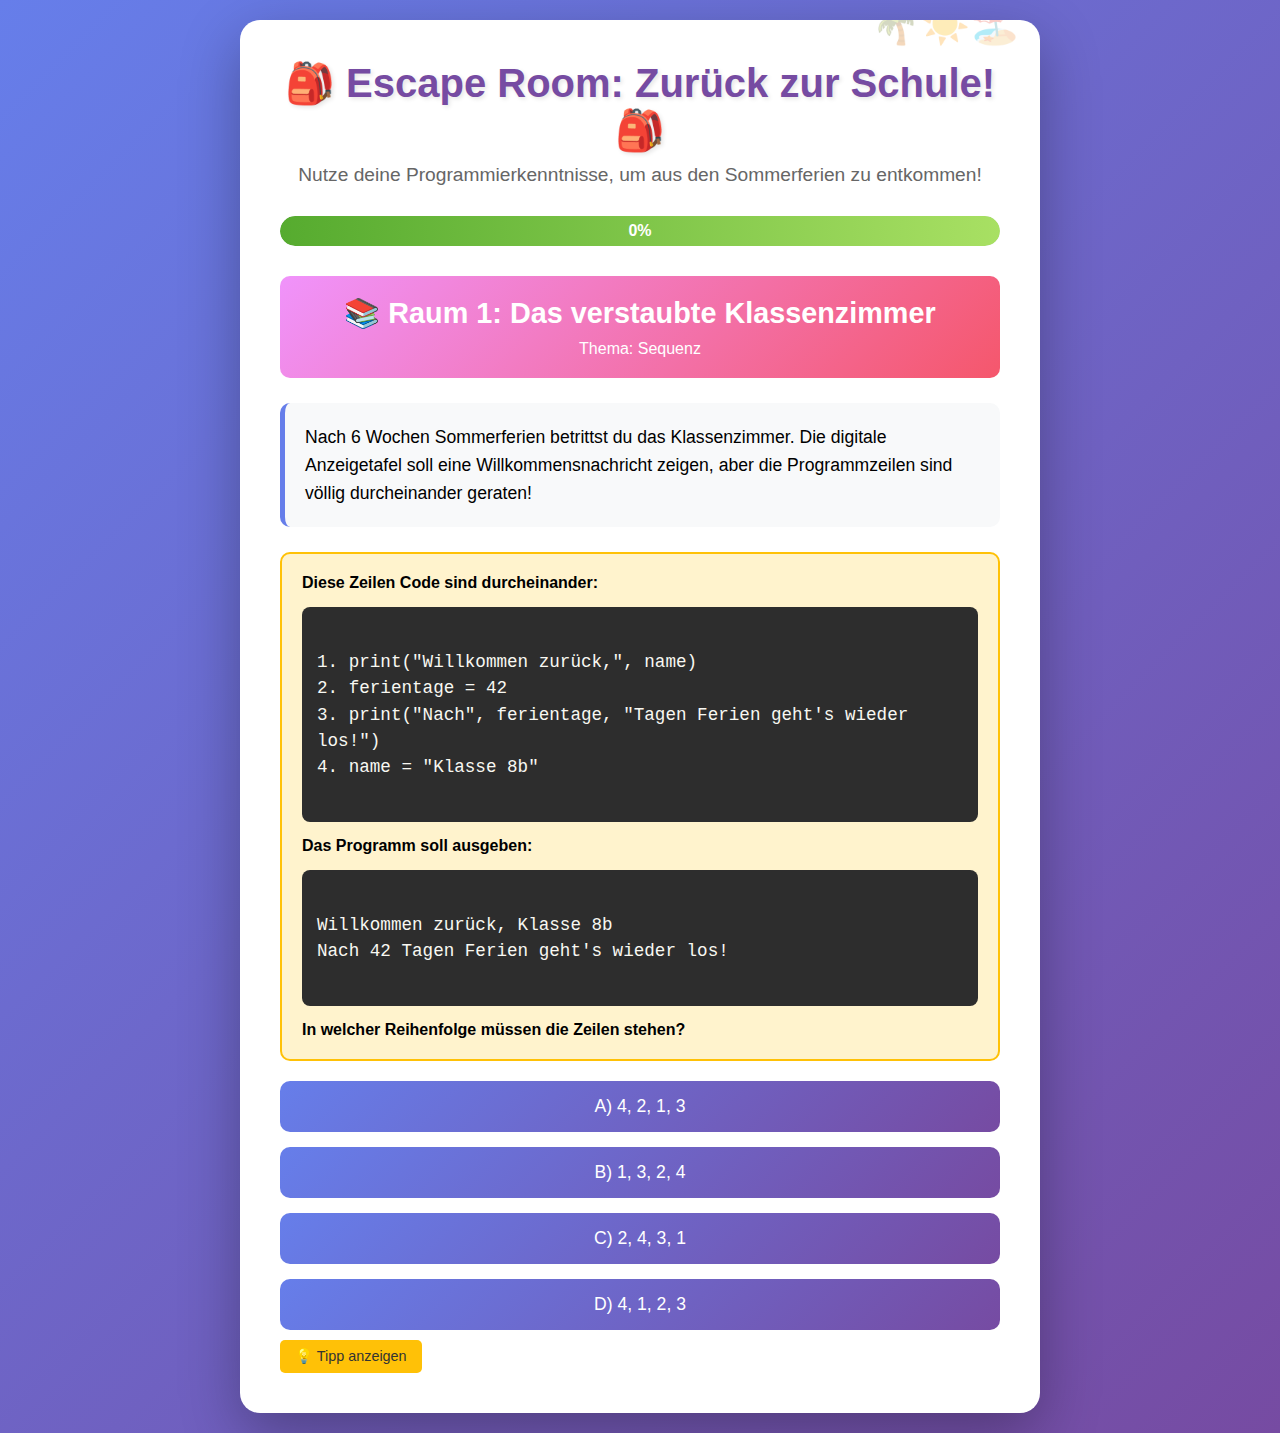
<file: escape-room-repetition.html>
<!DOCTYPE html>
<html lang="de">
<head>
    <meta charset="UTF-8">
    <meta name="viewport" content="width=device-width, initial-scale=1.0">
    <title>Escape Room: Zurück zur Schule!</title>
    <style>
        * {
            margin: 0;
            padding: 0;
            box-sizing: border-box;
        }

        body {
            font-family: 'Comic Sans MS', cursive, sans-serif;
            background: linear-gradient(135deg, #667eea 0%, #764ba2 100%);
            min-height: 100vh;
            display: flex;
            justify-content: center;
            align-items: center;
            padding: 20px;
        }

        .container {
            background: white;
            border-radius: 20px;
            box-shadow: 0 20px 60px rgba(0,0,0,0.3);
            max-width: 800px;
            width: 100%;
            padding: 40px;
            position: relative;
            overflow: hidden;
        }

        .container::before {
            content: "🌴☀️🏖️";
            position: absolute;
            top: -20px;
            right: 20px;
            font-size: 40px;
            opacity: 0.3;
            animation: float 3s ease-in-out infinite;
        }

        @keyframes float {
            0%, 100% { transform: translateY(0); }
            50% { transform: translateY(-20px); }
        }

        h1 {
            color: #764ba2;
            text-align: center;
            margin-bottom: 10px;
            font-size: 2.5em;
            text-shadow: 2px 2px 4px rgba(0,0,0,0.1);
        }

        .subtitle {
            text-align: center;
            color: #666;
            margin-bottom: 30px;
            font-size: 1.2em;
        }

        .room {
            display: none;
            animation: fadeIn 0.5s;
        }

        .room.active {
            display: block;
        }

        @keyframes fadeIn {
            from { opacity: 0; transform: translateY(20px); }
            to { opacity: 1; transform: translateY(0); }
        }

        .room-header {
            background: linear-gradient(135deg, #f093fb 0%, #f5576c 100%);
            color: white;
            padding: 20px;
            border-radius: 10px;
            margin-bottom: 25px;
            text-align: center;
        }

        .room-header h2 {
            font-size: 1.8em;
            margin-bottom: 10px;
        }

        .story {
            background: #f8f9fa;
            padding: 20px;
            border-radius: 10px;
            margin-bottom: 25px;
            border-left: 5px solid #667eea;
            font-size: 1.1em;
            line-height: 1.6;
        }

        .question {
            background: #fff3cd;
            padding: 20px;
            border-radius: 10px;
            margin-bottom: 20px;
            border: 2px solid #ffc107;
        }

        .code-block {
            background: #2d2d2d;
            color: #f8f8f2;
            padding: 15px;
            border-radius: 8px;
            margin: 15px 0;
            font-family: 'Courier New', monospace;
            font-size: 1.1em;
            line-height: 1.5;
            overflow-x: auto;
            white-space: pre-wrap;
            word-wrap: break-word;
        }

        .options {
            display: grid;
            gap: 15px;
            margin-top: 20px;
        }

        .option-btn {
            background: linear-gradient(135deg, #667eea 0%, #764ba2 100%);
            color: white;
            border: none;
            padding: 15px 25px;
            border-radius: 10px;
            font-size: 1.1em;
            cursor: pointer;
            transition: all 0.3s;
            font-family: inherit;
        }

        .option-btn:hover {
            transform: translateY(-3px);
            box-shadow: 0 10px 20px rgba(0,0,0,0.2);
        }

        .input-group {
            margin-top: 20px;
        }

        input[type="text"], input[type="number"] {
            width: 100%;
            padding: 12px;
            border: 2px solid #667eea;
            border-radius: 8px;
            font-size: 1.1em;
            margin-bottom: 15px;
        }

        .submit-btn {
            background: linear-gradient(135deg, #56ab2f 0%, #a8e063 100%);
            color: white;
            border: none;
            padding: 15px 30px;
            border-radius: 10px;
            font-size: 1.2em;
            cursor: pointer;
            transition: all 0.3s;
            font-family: inherit;
            display: block;
            margin: 0 auto;
        }

        .submit-btn:hover {
            transform: scale(1.05);
            box-shadow: 0 10px 20px rgba(0,0,0,0.2);
        }

        .feedback {
            padding: 15px;
            border-radius: 10px;
            margin-top: 20px;
            text-align: center;
            font-size: 1.1em;
            display: none;
        }

        .feedback.correct {
            background: #d4edda;
            color: #155724;
            border: 2px solid #28a745;
            display: block;
        }

        .feedback.incorrect {
            background: #f8d7da;
            color: #721c24;
            border: 2px solid #dc3545;
            display: block;
        }

        .progress {
            background: #e9ecef;
            border-radius: 20px;
            height: 30px;
            margin-bottom: 30px;
            overflow: hidden;
        }

        .progress-bar {
            background: linear-gradient(90deg, #56ab2f 0%, #a8e063 100%);
            height: 100%;
            border-radius: 20px;
            transition: width 0.5s;
            display: flex;
            align-items: center;
            justify-content: center;
            color: white;
            font-weight: bold;
        }

        .final-screen {
            text-align: center;
            padding: 40px;
        }

        .final-screen h2 {
            color: #28a745;
            font-size: 2.5em;
            margin-bottom: 20px;
        }

        .trophy {
            font-size: 100px;
            animation: bounce 1s infinite;
        }

        @keyframes bounce {
            0%, 100% { transform: scale(1); }
            50% { transform: scale(1.2); }
        }

        .hint-btn {
            background: #ffc107;
            color: #333;
            border: none;
            padding: 8px 15px;
            border-radius: 5px;
            font-size: 0.9em;
            cursor: pointer;
            margin-top: 10px;
        }

        .hint {
            background: #fff3cd;
            padding: 10px;
            border-radius: 5px;
            margin-top: 10px;
            display: none;
            font-style: italic;
        }
    </style>
</head>
<body>
    <div class="container">
        <h1>🎒 Escape Room: Zurück zur Schule! 🎒</h1>
        <p class="subtitle">Nutze deine Programmierkenntnisse, um aus den Sommerferien zu entkommen!</p>
        
        <div class="progress">
            <div class="progress-bar" id="progressBar">0%</div>
        </div>

        <!-- Raum 1: Sequenz -->
        <div class="room active" id="room1">
            <div class="room-header">
                <h2>📚 Raum 1: Das verstaubte Klassenzimmer</h2>
                <p>Thema: Sequenz</p>
            </div>
            
            <div class="story">
                Nach 6 Wochen Sommerferien betrittst du das Klassenzimmer. Die digitale Anzeigetafel soll 
                eine Willkommensnachricht zeigen, aber die Programmzeilen sind völlig durcheinander geraten!
            </div>

            <div class="question">
                <p><strong>Diese Zeilen Code sind durcheinander:</strong></p>
                <div class="code-block">
1. print("Willkommen zurück,", name)
2. ferientage = 42
3. print("Nach", ferientage, "Tagen Ferien geht's wieder los!")
4. name = "Klasse 8b"
                </div>
                <p><strong>Das Programm soll ausgeben:</strong></p>
                <div class="code-block">
Willkommen zurück, Klasse 8b
Nach 42 Tagen Ferien geht's wieder los!
                </div>
                <p><strong>In welcher Reihenfolge müssen die Zeilen stehen?</strong></p>
            </div>

            <div class="options">
                <button class="option-btn" onclick="checkAnswer(1, 'A')">A) 4, 2, 1, 3</button>
                <button class="option-btn" onclick="checkAnswer(1, 'B')">B) 1, 3, 2, 4</button>
                <button class="option-btn" onclick="checkAnswer(1, 'C')">C) 2, 4, 3, 1</button>
                <button class="option-btn" onclick="checkAnswer(1, 'D')">D) 4, 1, 2, 3</button>
            </div>

            <button class="hint-btn" onclick="showHint(1)">💡 Tipp anzeigen</button>
            <div class="hint" id="hint1">
                Denk daran: Variablen müssen definiert werden, BEVOR sie verwendet werden! 
                Welche Variablen werden in den print-Befehlen benutzt?
            </div>

            <div class="feedback" id="feedback1"></div>
        </div>

        <!-- Raum 2: Variablen -->
        <div class="room" id="room2">
            <div class="room-header">
                <h2>🏖️ Raum 2: Die Urlaubskasse</h2>
                <p>Thema: Variablen</p>
            </div>
            
            <div class="story">
                Du hast in den Ferien fleißig Eis verkauft! Jetzt musst du ausrechnen, wie viel Geld du 
                verdient hast. Aber Vorsicht - die Variablen haben sich verändert!
            </div>

            <div class="question">
                <p><strong>Dein Eis-Verkauf Programm:</strong></p>
                <div class="code-block">
eis_preis = 2
anzahl_montag = 15
anzahl_dienstag = 20
anzahl_mittwoch = anzahl_montag + 5

# Am Donnerstag war es so heiß, dass du doppelt so viel 
# wie am Dienstag verkauft hast!
anzahl_donnerstag = anzahl_dienstag * 2

gesamt_verkauft = anzahl_montag + anzahl_dienstag + anzahl_mittwoch + anzahl_donnerstag
                </div>
                <p><strong>Wie viele Eis hast du insgesamt verkauft?</strong></p>
            </div>

            <div class="input-group">
                <input type="number" id="room2Answer" placeholder="Gib die Anzahl ein...">
                <button class="submit-btn" onclick="checkAnswer(2, document.getElementById('room2Answer').value)">
                    Antwort prüfen
                </button>
            </div>

            <button class="hint-btn" onclick="showHint(2)">💡 Tipp anzeigen</button>
            <div class="hint" id="hint2">
                Arbeite Schritt für Schritt: Montag=15, Dienstag=20, Mittwoch=15+5=20, Donnerstag=20*2=40. 
                Jetzt alle zusammenzählen!
            </div>

            <div class="feedback" id="feedback2"></div>
        </div>

        <!-- Raum 3: Selektion (if-else) -->
        <div class="room" id="room3">
            <div class="room-header">
                <h2>☀️ Raum 3: Der Sonnencreme-Automat</h2>
                <p>Thema: Selektion (if-else)</p>
            </div>
            
            <div class="story">
                Der Schul-Sonnencreme-Automat (ja, den gibt's wirklich... in deiner Fantasie!) 
                muss entscheiden, welche Sonnencreme er ausgeben soll.
            </div>

            <div class="question">
                <p><strong>Der Code des Automaten:</strong></p>
                <div class="code-block">
temperatur = 28
hauttyp = "hell"

if temperatur > 25:
    if hauttyp == "hell":
        sonnencreme = "LSF 50"
    else:
        sonnencreme = "LSF 30"
else:
    sonnencreme = "LSF 15"

print(sonnencreme)
                </div>
                <p><strong>Was wird ausgegeben?</strong></p>
            </div>

            <div class="options">
                <button class="option-btn" onclick="checkAnswer(3, 'A')">A) LSF 15</button>
                <button class="option-btn" onclick="checkAnswer(3, 'B')">B) LSF 30</button>
                <button class="option-btn" onclick="checkAnswer(3, 'C')">C) LSF 50</button>
                <button class="option-btn" onclick="checkAnswer(3, 'D')">D) Keine Ausgabe</button>
            </div>

            <button class="hint-btn" onclick="showHint(3)">💡 Tipp anzeigen</button>
            <div class="hint" id="hint3">
                Prüfe die Bedingungen der Reihe nach: Ist 28 > 25? JA! 
                Ist hauttyp == "hell"? JA! Also...?
            </div>

            <div class="feedback" id="feedback3"></div>
        </div>

        <!-- Raum 4: Variablen und Sequenz -->
        <div class="room" id="room4">
            <div class="room-header">
                <h2>🎮 Raum 4: Das Ferienpunkte-System</h2>
                <p>Thema: Variablen und Sequenz</p>
            </div>
            
            <div class="story">
                Deine Eltern haben ein Punktesystem eingeführt: Für jede sinnvolle Aktivität in den 
                Ferien gab es Punkte. Mal sehen, ob du genug für eine Pizza-Belohnung gesammelt hast!
            </div>

            <div class="question">
                <p><strong>Das Punkte-Programm:</strong></p>
                <div class="code-block">
punkte = 0
punkte = punkte + 10  # Zimmer aufgeräumt
punkte = punkte + 15  # Bücher gelesen
punkte = punkte + 20  # Sport gemacht

# Bonus für extra Hilfe im Haushalt
bonus = 5
punkte = punkte + bonus

# Doppelte Punkte am letzten Ferientag!
punkte = punkte * 2
                </div>
                <p><strong>Wie viele Punkte hast du am Ende?</strong></p>
            </div>

            <div class="input-group">
                <input type="number" id="room4Answer" placeholder="Gib die Punktzahl ein...">
                <button class="submit-btn" onclick="checkAnswer(4, document.getElementById('room4Answer').value)">
                    Antwort prüfen
                </button>
            </div>

            <button class="hint-btn" onclick="showHint(4)">💡 Tipp anzeigen</button>
            <div class="hint" id="hint4">
                Folge der Sequenz: 0 + 10 = 10, dann + 15 = 25, dann + 20 = 45, dann + 5 = 50. 
                Am Ende alles mal 2!
            </div>

            <div class="feedback" id="feedback4"></div>
        </div>

        <!-- Raum 5: Komplexe Selektion -->
        <div class="room" id="room5">
            <div class="room-header">
                <h2>🚌 Raum 5: Der Schulbus-Check</h2>
                <p>Thema: Verschachtelte Selektion</p>
            </div>
            
            <div class="story">
                Der erste Schultag! Der digitale Schulbus-Assistent muss entscheiden, ob du 
                rechtzeitig zur Schule kommst.
            </div>

            <div class="question">
                <p><strong>Der Entscheidungs-Code:</strong></p>
                <div class="code-block">
uhrzeit = 7
wecker_geklingelt = True
fruehstueck_gegessen = False

if wecker_geklingelt:
    if uhrzeit < 8:
        if fruehstueck_gegessen:
            status = "Perfekt vorbereitet!"
        else:
            status = "Schnell noch was essen!"
    else:
        status = "Beeil dich!"
else:
    status = "VERSCHLAFEN!"

print(status)
                </div>
                <p><strong>Was wird ausgegeben?</strong></p>
            </div>

            <div class="options">
                <button class="option-btn" onclick="checkAnswer(5, 'A')">A) Perfekt vorbereitet!</button>
                <button class="option-btn" onclick="checkAnswer(5, 'B')">B) Schnell noch was essen!</button>
                <button class="option-btn" onclick="checkAnswer(5, 'C')">C) Beeil dich!</button>
                <button class="option-btn" onclick="checkAnswer(5, 'D')">D) VERSCHLAFEN!</button>
            </div>

            <button class="hint-btn" onclick="showHint(5)">💡 Tipp anzeigen</button>
            <div class="hint" id="hint5">
                Arbeite dich durch die if-Bedingungen: wecker_geklingelt = True ✓, 
                7 < 8 = True ✓, fruehstueck_gegessen = False ✗
            </div>

            <div class="feedback" id="feedback5"></div>
        </div>

        <!-- Erfolgsbildschirm -->
        <div class="room" id="finalRoom">
            <div class="final-screen">
                <div class="trophy">🏆</div>
                <h2>Geschafft!</h2>
                <p style="font-size: 1.3em; margin-top: 20px;">
                    Du hast alle Räume gemeistert und bist bereit für das neue Schuljahr! 
                </p>
                <p style="font-size: 1.1em; margin-top: 15px; color: #666;">
                    Deine Programmierkenntnisse sind wieder aufgefrischt. Die Sommerferien waren toll, 
                    aber jetzt wird's Zeit, wieder richtig durchzustarten! 💪
                </p>
                <div style="margin-top: 30px; padding: 20px; background: #f8f9fa; border-radius: 10px;">
                    <h3 style="color: #28a745;">Deine Leistung:</h3>
                    <p style="font-size: 1.2em; margin-top: 10px;">
                        ✅ Sequenzen gemeistert<br>
                        ✅ Variablen verstanden<br>
                        ✅ Selektionen durchschaut<br>
                        ✅ Bereit für neue Programmier-Abenteuer!
                    </p>
                </div>
            </div>
        </div>
    </div>

    <script>
        let currentRoom = 1;
        const totalRooms = 5;
        let roomsCompleted = 0;

        function updateProgress() {
            const percentage = (roomsCompleted / totalRooms) * 100;
            document.getElementById('progressBar').style.width = percentage + '%';
            document.getElementById('progressBar').textContent = Math.round(percentage) + '%';
        }

        function showHint(room) {
            document.getElementById('hint' + room).style.display = 'block';
        }

        function checkAnswer(room, answer) {
            let correct = false;
            let feedbackText = '';
            
            switch(room) {
                case 1:
                    if (answer === 'A') {
                        correct = true;
                        feedbackText = '🎉 Richtig! Erst die Variablen definieren, dann verwenden!';
                    } else {
                        feedbackText = '❌ Nicht ganz. Denk daran: Variablen müssen existieren, bevor du sie in print() verwendest!';
                    }
                    break;
                    
                case 2:
                    if (parseInt(answer) === 95) {
                        correct = true;
                        feedbackText = '🎉 Super! 15 + 20 + 20 + 40 = 95 Eis verkauft!';
                    } else {
                        feedbackText = '❌ Noch nicht richtig. Rechne nochmal nach: Mo(15) + Di(20) + Mi(20) + Do(40)';
                    }
                    break;
                    
                case 3:
                    if (answer === 'C') {
                        correct = true;
                        feedbackText = '🎉 Perfekt! Bei 28°C und heller Haut gibt\'s LSF 50!';
                    } else {
                        feedbackText = '❌ Schau nochmal genau auf die Bedingungen!';
                    }
                    break;
                    
                case 4:
                    if (parseInt(answer) === 100) {
                        correct = true;
                        feedbackText = '🎉 Ausgezeichnet! (10+15+20+5) * 2 = 100 Punkte! Pizza ist gesichert! 🍕';
                    } else {
                        feedbackText = '❌ Fast! Denk dran: Erst alle Punkte addieren, dann verdoppeln!';
                    }
                    break;
                    
                case 5:
                    if (answer === 'B') {
                        correct = true;
                        feedbackText = '🎉 Genau richtig! Wecker hat geklingelt, es ist früh genug, aber kein Frühstück!';
                    } else {
                        feedbackText = '❌ Schau dir die Bedingungen nochmal genau an!';
                    }
                    break;
            }
            
            const feedbackEl = document.getElementById('feedback' + room);
            feedbackEl.className = correct ? 'feedback correct' : 'feedback incorrect';
            feedbackEl.textContent = feedbackText;
            feedbackEl.style.display = 'block';
            
            if (correct) {
                roomsCompleted++;
                updateProgress();
                
                setTimeout(() => {
                    if (room < totalRooms) {
                        nextRoom();
                    } else {
                        showFinalRoom();
                    }
                }, 2000);
            }
        }
        
        function nextRoom() {
            document.getElementById('room' + currentRoom).classList.remove('active');
            currentRoom++;
            document.getElementById('room' + currentRoom).classList.add('active');
        }
        
        function showFinalRoom() {
            document.getElementById('room' + currentRoom).classList.remove('active');
            document.getElementById('finalRoom').classList.add('active');
        }
    </script>
</body>
</html>
</file>
